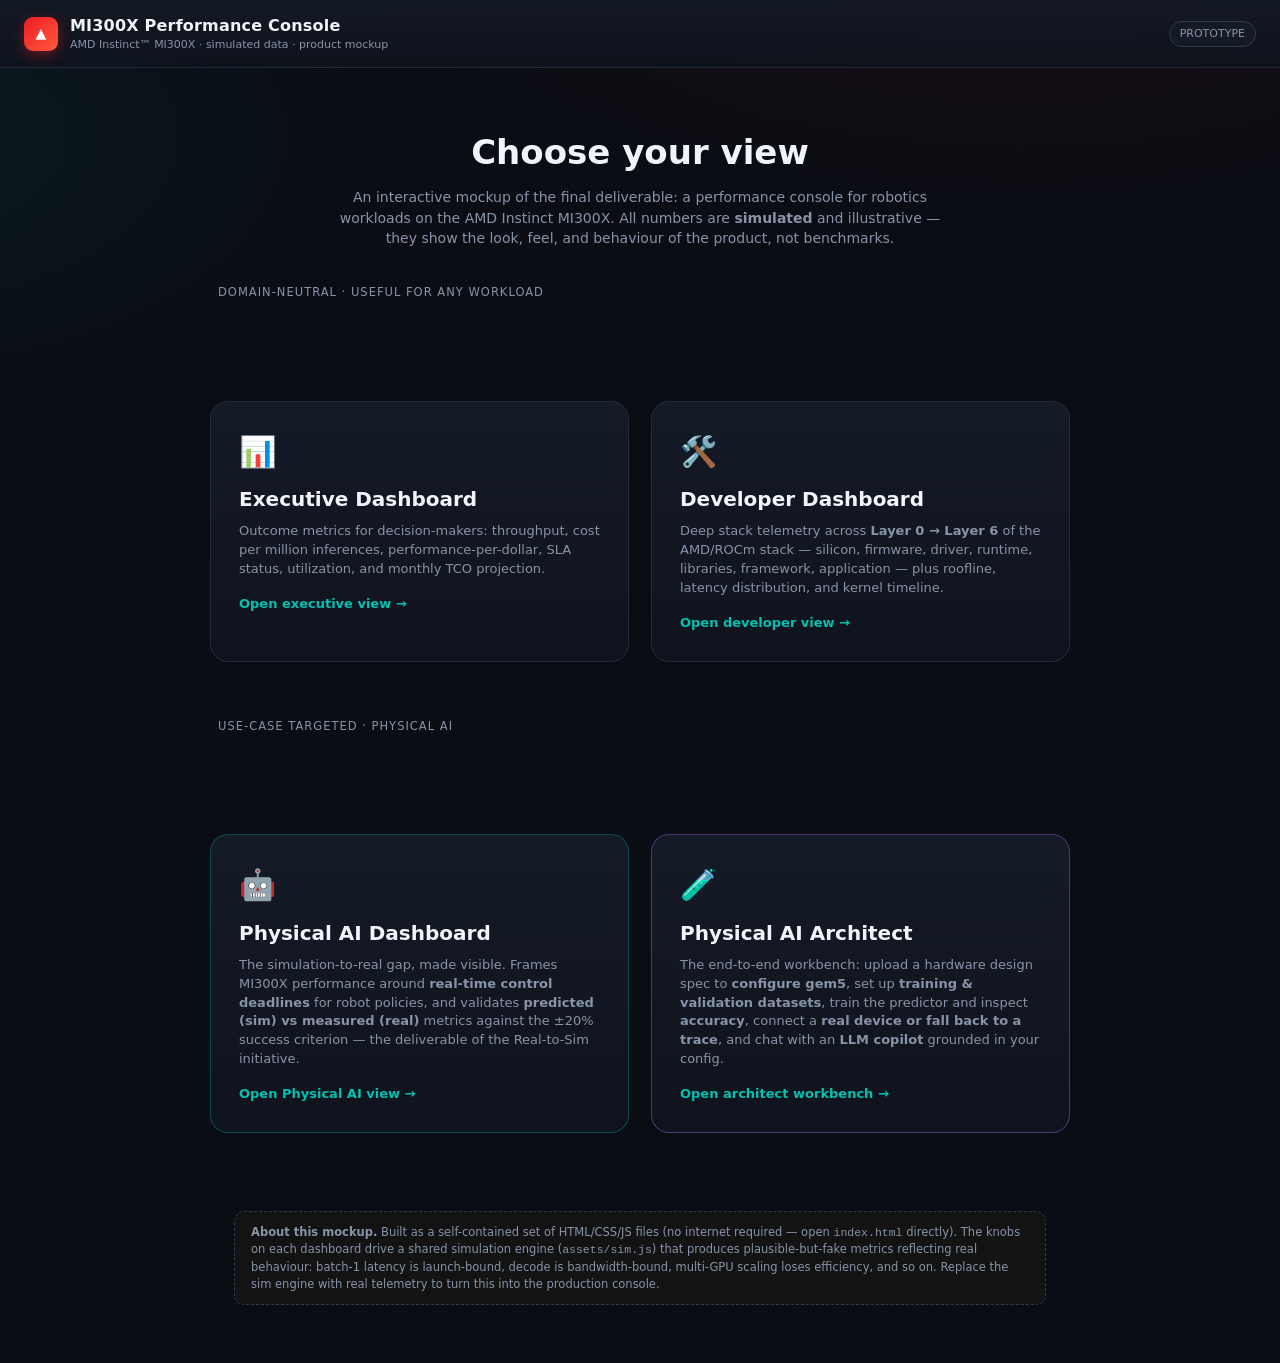
<file: mi300x-dashboard/index.html>
<!DOCTYPE html>
<html lang="en">
<head>
<meta charset="UTF-8">
<meta name="viewport" content="width=device-width, initial-scale=1.0">
<title>MI300X Performance Console — Mockup</title>
<link rel="stylesheet" href="assets/style.css">
</head>
<body>
<div class="topbar">
  <div class="brand">
    <div class="logo">▲</div>
    <div>
      <h1>MI300X Performance Console</h1>
      <div class="sub">AMD Instinct™ MI300X · simulated data · product mockup</div>
    </div>
  </div>
  <div class="spacer"></div>
  <span class="badge">PROTOTYPE</span>
</div>

<div class="hero">
  <h1>Choose your view</h1>
  <p>An interactive mockup of the final deliverable: a performance console for robotics
  workloads on the AMD Instinct MI300X. All numbers are <strong>simulated</strong> and
  illustrative — they show the look, feel, and behaviour of the product, not benchmarks.</p>
</div>

<div class="wrap" style="max-width:900px;padding-top:0">
  <div class="note" style="text-transform:uppercase;letter-spacing:1px;margin:6px 4px 10px">Domain-neutral · useful for any workload</div>
</div>
<div class="choose">
  <a class="choice" href="executive.html">
    <div class="ic">📊</div>
    <h2>Executive Dashboard</h2>
    <p>Outcome metrics for decision-makers: throughput, cost per million inferences,
    performance-per-dollar, SLA status, utilization, and monthly TCO projection.</p>
    <span class="go">Open executive view →</span>
  </a>
  <a class="choice" href="developer.html">
    <div class="ic">🛠️</div>
    <h2>Developer Dashboard</h2>
    <p>Deep stack telemetry across <strong>Layer 0 → Layer 6</strong> of the AMD/ROCm
    stack — silicon, firmware, driver, runtime, libraries, framework, application —
    plus roofline, latency distribution, and kernel timeline.</p>
    <span class="go">Open developer view →</span>
  </a>
</div>

<div class="wrap" style="max-width:900px;padding-top:8px">
  <div class="note" style="text-transform:uppercase;letter-spacing:1px;margin:18px 4px 10px">Use-case targeted · Physical AI</div>
</div>
<div class="choose">
  <a class="choice" href="physical-ai.html" style="border-color:rgba(0,194,178,.3)">
    <div class="ic">🤖</div>
    <h2>Physical AI Dashboard</h2>
    <p>The simulation-to-real gap, made visible. Frames MI300X performance around
    <strong>real-time control deadlines</strong> for robot policies, and validates
    <strong>predicted (sim) vs measured (real)</strong> metrics against the ±20%
    success criterion — the deliverable of the Real-to-Sim initiative.</p>
    <span class="go">Open Physical AI view →</span>
  </a>
  <a class="choice" href="architect.html" style="border-color:rgba(176,124,255,.35)">
    <div class="ic">🧪</div>
    <h2>Physical AI Architect</h2>
    <p>The end-to-end workbench: upload a hardware design spec to
    <strong>configure gem5</strong>, set up <strong>training &amp; validation datasets</strong>,
    train the predictor and inspect <strong>accuracy</strong>, connect a
    <strong>real device or fall back to a trace</strong>, and chat with an
    <strong>LLM copilot</strong> grounded in your config.</p>
    <span class="go">Open architect workbench →</span>
  </a>
</div>

<div class="wrap" style="max-width:860px">
  <div class="disclaimer">
    <strong>About this mockup.</strong> Built as a self-contained set of HTML/CSS/JS files
    (no internet required — open <code>index.html</code> directly). The knobs on each
    dashboard drive a shared simulation engine (<code>assets/sim.js</code>) that produces
    plausible-but-fake metrics reflecting real behaviour: batch-1 latency is launch-bound,
    decode is bandwidth-bound, multi-GPU scaling loses efficiency, and so on. Replace the
    sim engine with real telemetry to turn this into the production console.
  </div>
</div>
</body>
</html>
</file>
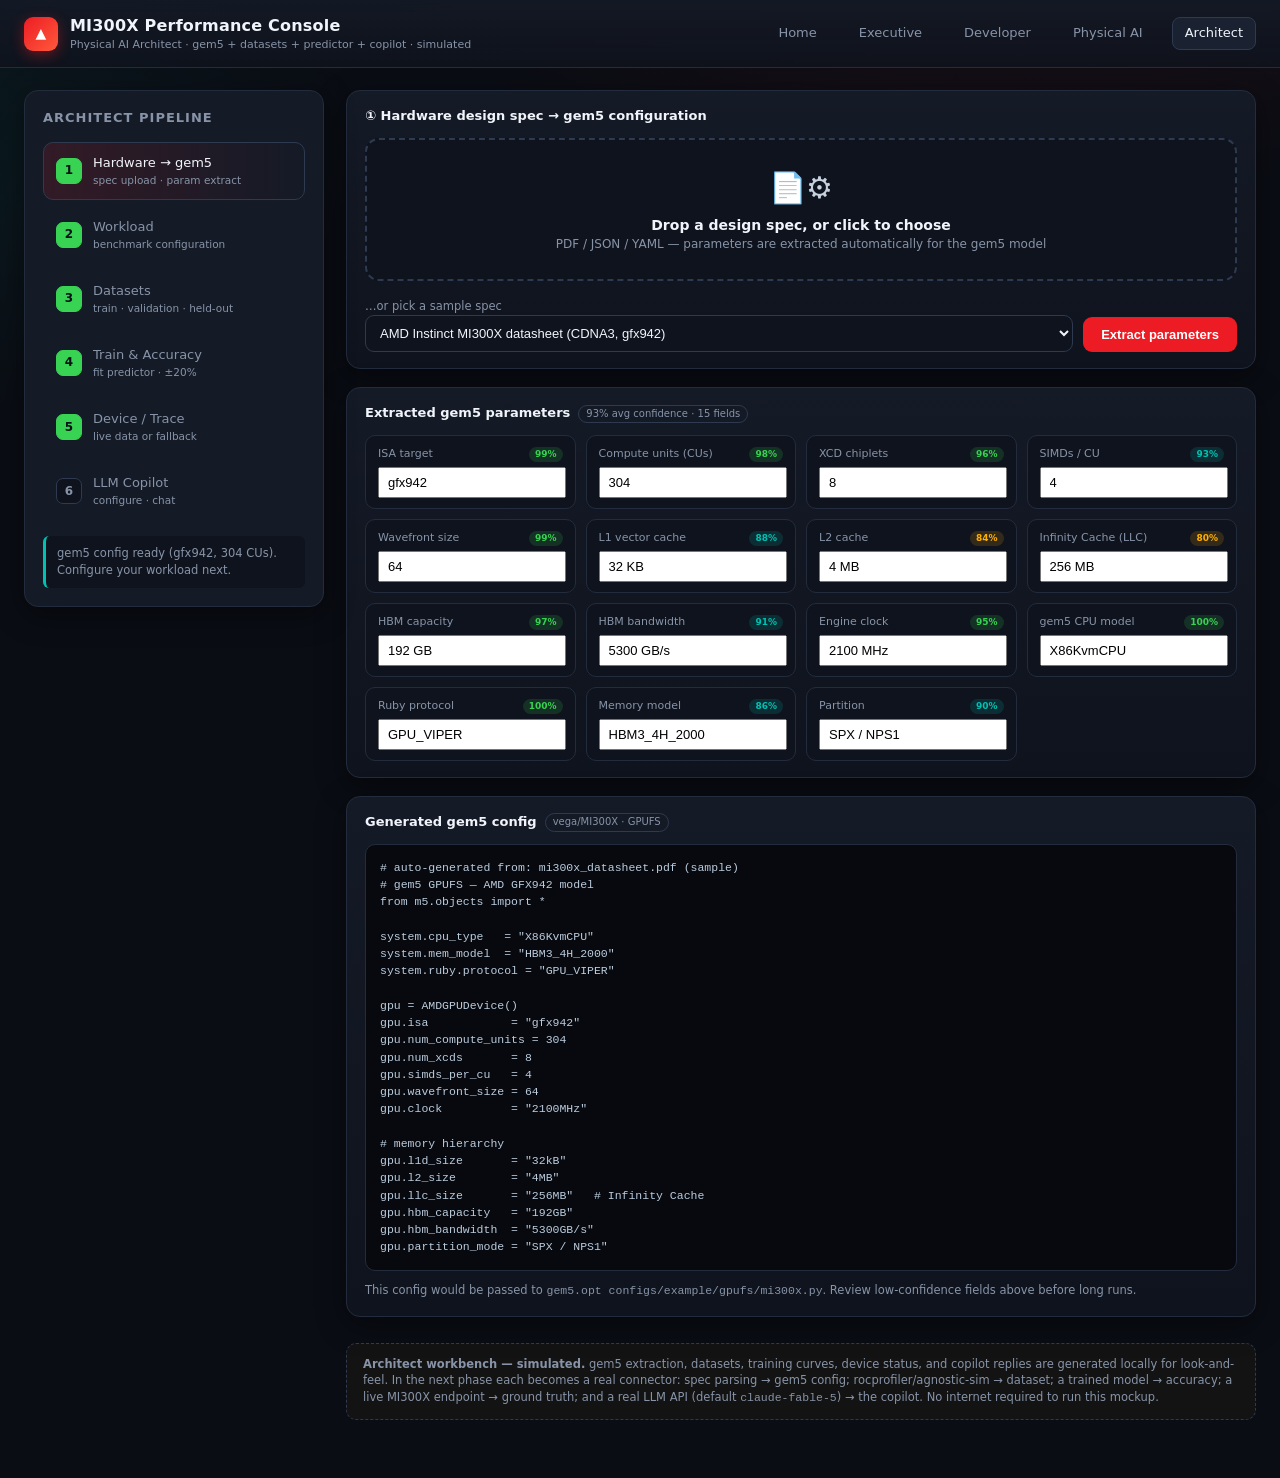
<file: mi300x-dashboard/architect.html>
<!DOCTYPE html>
<html lang="en">
<head>
<meta charset="UTF-8">
<meta name="viewport" content="width=device-width, initial-scale=1.0">
<title>Physical AI Architect — MI300X Console</title>
<link rel="stylesheet" href="assets/style.css">
<style>
/* architect-specific components */
.stepper { display:flex; flex-direction:column; gap:6px; }
.step { display:flex; align-items:center; gap:11px; padding:11px 12px; border-radius:10px;
  cursor:pointer; border:1px solid transparent; color:var(--text-dim); }
.step:hover { background:var(--panel2); color:var(--text-hi); }
.step.on { background:linear-gradient(90deg,rgba(237,28,36,.14),transparent); border-color:var(--border2); color:var(--text-hi); }
.step .n { width:26px;height:26px;border-radius:7px;display:grid;place-items:center;font-weight:800;
  font-size:12px;background:var(--bg2);border:1px solid var(--border2); color:var(--text-dim); flex:none; }
.step.on .n { background:var(--red); color:#fff; border-color:var(--red); }
.step.done .n { background:var(--green); color:#06121a; border-color:var(--green); }
.step .t { font-size:13px; }
.step .d { font-size:10.5px; color:var(--text-dim); }
.section { display:none; }
.section.on { display:block; animation:fade .2s ease; }
@keyframes fade { from{opacity:0;transform:translateY(4px)} to{opacity:1;transform:none} }
.drop { border:2px dashed var(--border2); border-radius:14px; padding:26px; text-align:center;
  cursor:pointer; transition:.15s; background:var(--bg2); }
.drop:hover, .drop.hot { border-color:var(--teal); background:rgba(0,194,178,.05); }
.drop .ic { font-size:30px; } .drop .h { color:var(--text-hi); font-weight:600; margin-top:6px; }
.drop .s { color:var(--text-dim); font-size:12px; }
.pgrid { display:grid; grid-template-columns:repeat(auto-fill,minmax(190px,1fr)); gap:10px; }
.pfield { background:var(--bg2); border:1px solid var(--border); border-radius:10px; padding:10px 12px; }
.pfield .pk { font-size:11px; color:var(--text-dim); display:flex; justify-content:space-between; align-items:center; }
.pfield input { margin-top:5px; padding:6px 8px; font-size:13px; }
.conf { font-size:9px; padding:1px 6px; border-radius:999px; font-weight:600; }
.conf.hi{background:rgba(57,211,83,.15);color:var(--green)} .conf.md{background:rgba(0,194,178,.15);color:var(--teal)}
.conf.lo{background:rgba(255,177,0,.15);color:var(--amber)}
pre.code { background:#07090f; border:1px solid var(--border); border-radius:10px; padding:14px;
  overflow:auto; font-size:11.5px; color:#bcd; line-height:1.5; font-family:ui-monospace,Menlo,Consolas,monospace; }
.tbl { width:100%; border-collapse:collapse; font-size:12.5px; }
.tbl th { text-align:left; color:var(--text-dim); font-weight:500; padding:7px 8px; border-bottom:1px solid var(--border2); font-size:11px; text-transform:uppercase; letter-spacing:.5px; }
.tbl td { padding:8px; border-bottom:1px solid var(--border); }
.tbl tr:hover td { background:rgba(255,255,255,.02); }
.tag2 { font-size:10px; padding:1px 7px; border-radius:999px; background:var(--panel2); color:var(--text-dim); }
.tag2.held { color:var(--amber); background:rgba(255,177,0,.12); }
.fbar { display:flex; align-items:center; gap:10px; margin:6px 0; }
.fbar .fl { width:170px; font-size:12px; color:var(--text); flex:none; }
.fbar .ft { flex:1; height:9px; background:var(--track,#1b2230); border-radius:5px; overflow:hidden; }
.fbar .ft > i { display:block; height:100%; border-radius:5px; }
.fbar .fv { width:42px; text-align:right; font-size:11px; color:var(--text-dim); }
.btn { background:var(--red); color:#fff; border:none; border-radius:9px; padding:10px 18px;
  font-size:13px; font-weight:600; cursor:pointer; }
.btn:hover { filter:brightness(1.1); } .btn.ghost { background:transparent; border:1px solid var(--border2); color:var(--text); }
.btn:disabled { opacity:.5; cursor:default; }
.chat { display:flex; flex-direction:column; height:440px; }
.msgs { flex:1; overflow-y:auto; display:flex; flex-direction:column; gap:10px; padding:4px; }
.msg { max-width:82%; padding:10px 13px; border-radius:12px; font-size:13px; line-height:1.5; }
.msg.u { align-self:flex-end; background:var(--red); color:#fff; border-bottom-right-radius:3px; }
.msg.a { align-self:flex-start; background:var(--panel2); border:1px solid var(--border); border-bottom-left-radius:3px; }
.msg.a strong { color:var(--teal); }
.chatin { display:flex; gap:8px; margin-top:10px; }
.chatin input { flex:1; }
.chips { display:flex; gap:6px; flex-wrap:wrap; margin-bottom:8px; }
.chip { font-size:11px; padding:5px 10px; border-radius:999px; border:1px solid var(--border2);
  background:var(--bg2); color:var(--text-dim); cursor:pointer; }
.chip:hover { color:var(--text-hi); border-color:var(--teal); }
.statusdot { width:9px;height:9px;border-radius:50%;display:inline-block;margin-right:6px; }
.live-c { background:var(--green); box-shadow:0 0 8px var(--green); }
.trace-c { background:var(--amber); }
.kv { display:flex; justify-content:space-between; padding:6px 0; border-bottom:1px solid var(--border); font-size:13px; }
.kv:last-child{border:none} .kv .k{color:var(--text-dim)} .kv .v{color:var(--text-hi);font-weight:600}
</style>
</head>
<body>
<div class="topbar">
  <div class="brand">
    <div class="logo">▲</div>
    <div>
      <h1>MI300X Performance Console</h1>
      <div class="sub">Physical AI Architect · gem5 + datasets + predictor + copilot · simulated</div>
    </div>
  </div>
  <div class="spacer"></div>
  <a class="navlink" href="index.html">Home</a>
  <a class="navlink" href="executive.html">Executive</a>
  <a class="navlink" href="developer.html">Developer</a>
  <a class="navlink" href="physical-ai.html">Physical AI</a>
  <a class="navlink active" href="architect.html">Architect</a>
</div>

<div class="wrap">
  <div class="layout">
    <!-- PIPELINE STEPPER -->
    <aside class="controls">
      <h2>Architect pipeline</h2>
      <div class="stepper" id="stepper">
        <div class="step on" data-sec="gem5"><div class="n">1</div><div><div class="t">Hardware → gem5</div><div class="d">spec upload · param extract</div></div></div>
        <div class="step" data-sec="workload"><div class="n">2</div><div><div class="t">Workload</div><div class="d">benchmark configuration</div></div></div>
        <div class="step" data-sec="data"><div class="n">3</div><div><div class="t">Datasets</div><div class="d">train · validation · held-out</div></div></div>
        <div class="step" data-sec="accuracy"><div class="n">4</div><div><div class="t">Train & Accuracy</div><div class="d">fit predictor · ±20%</div></div></div>
        <div class="step" data-sec="device"><div class="n">5</div><div><div class="t">Device / Trace</div><div class="d">live data or fallback</div></div></div>
        <div class="step" data-sec="llm"><div class="n">6</div><div><div class="t">LLM Copilot</div><div class="d">configure · chat</div></div></div>
      </div>
      <div class="wl-note" style="margin-top:16px" id="pipeStatus">Pipeline ready. Start by uploading a hardware design spec.</div>
    </aside>

    <main>
      <!-- ===== 1. GEM5 ===== -->
      <section class="section on" id="sec-gem5">
        <div class="card">
          <h3>① Hardware design spec → gem5 configuration</h3>
          <input type="file" id="specFile" style="display:none" accept=".pdf,.json,.yaml,.yml,.txt">
          <div class="drop" id="drop">
            <div class="ic">📄⚙️</div>
            <div class="h">Drop a design spec, or click to choose</div>
            <div class="s">PDF / JSON / YAML — parameters are extracted automatically for the gem5 model</div>
          </div>
          <div class="row" style="margin-top:14px">
            <div style="flex:1">
              <label class="note">…or pick a sample spec</label>
              <select id="specSel"></select>
            </div>
            <button class="btn" id="extractBtn" style="align-self:flex-end">Extract parameters</button>
          </div>
        </div>

        <div class="card" id="extractCard" style="display:none;margin-top:18px">
          <h3>Extracted gem5 parameters <span class="tag" id="extractMeta"></span></h3>
          <div class="pgrid" id="paramGrid"></div>
        </div>

        <div class="card" id="genCard" style="display:none;margin-top:18px">
          <h3>Generated gem5 config <span class="tag">vega/MI300X · GPUFS</span></h3>
          <pre class="code" id="gem5code"></pre>
          <div class="note">This config would be passed to <code>gem5.opt configs/example/gpufs/mi300x.py</code>. Review low-confidence fields above before long runs.</div>
        </div>
      </section>

      <!-- ===== 2. WORKLOAD ===== -->
      <section class="section" id="sec-workload">
        <div class="card">
          <h3>② Workload configuration</h3>
          <div class="grid cols-2">
            <div>
              <div class="ctrl"><label>Benchmark workload</label><select id="wlSel"></select></div>
              <div class="ctrl"><label>Precision</label><div class="seg" id="wlPrec"></div></div>
              <div class="ctrl"><label>Batch size <span class="val" id="wlBatchV">64</span></label>
                <input type="range" id="wlBatch" min="0" max="14" value="6"></div>
            </div>
            <div>
              <div class="ctrl"><label>Partition</label><div class="seg">
                <button id="wlSpx" class="on">SPX</button><button id="wlCpx">CPX</button></div></div>
              <div class="ctrl"><label>GPUs <span class="val" id="wlGpuV">1</span></label>
                <input type="range" id="wlGpu" min="1" max="8" value="1"></div>
              <div class="wl-note" id="wlNote"></div>
            </div>
          </div>
        </div>
        <div class="card" style="margin-top:18px">
          <h3>Predicted behaviour <span class="tag">from sim model</span></h3>
          <div class="grid cols-4">
            <div class="kpi accent-teal"><div class="label">Latency p50</div><div><span class="big" id="wlLat">—</span> <span class="unit">ms</span></div></div>
            <div class="kpi"><div class="label">Throughput</div><div><span class="big" id="wlThru">—</span> <span class="unit" id="wlThruU"></span></div></div>
            <div class="kpi accent-amber"><div class="label">Achieved TFLOPS</div><div><span class="big" id="wlTf">—</span></div></div>
            <div class="kpi accent-red"><div class="label">Bound by</div><div><span class="big" id="wlBound" style="font-size:20px">—</span></div></div>
          </div>
        </div>
      </section>

      <!-- ===== 3. DATASETS ===== -->
      <section class="section" id="sec-data">
        <div class="grid cols-2">
          <div class="card">
            <h3>③ Training dataset <span class="tag">simulation-derived</span></h3>
            <div class="kv"><span class="k">Samples</span><span class="v" id="dsTrain">—</span></div>
            <div class="kv"><span class="k">Workloads × configs</span><span class="v" id="dsTrainWC">—</span></div>
            <div class="kv"><span class="k">Features (L0–L6)</span><span class="v" id="dsFeat">—</span></div>
            <div class="kv"><span class="k">Label</span><span class="v" id="dsLabel" style="font-size:11px">—</span></div>
            <h3 style="margin-top:14px">Sources</h3>
            <table class="tbl" id="dsSources"></table>
          </div>
          <div class="card">
            <h3>Validation & held-out test</h3>
            <div class="kv"><span class="k">Validation samples</span><span class="v" id="dsVal">—</span></div>
            <div class="kv"><span class="k">Held-out test samples</span><span class="v" id="dsTest">—</span></div>
            <div class="kv"><span class="k">Split (train/val/test)</span><span class="v">70 / 15 / 15</span></div>
            <h3 style="margin-top:14px">Held-out workloads <span class="tag">never seen in training</span></h3>
            <div id="dsHeld"></div>
            <div class="note" style="margin-top:10px">Held-out workloads are the honesty check: the predictor is scored on workloads it never trained on.</div>
          </div>
        </div>
        <div class="card" style="margin-top:18px">
          <h3>Feature catalog by layer</h3>
          <div id="featGroups"></div>
        </div>
      </section>

      <!-- ===== 4. ACCURACY ===== -->
      <section class="section" id="sec-accuracy">
        <div class="card">
          <h3>④ Train the predictor <span class="tag">sim features → real latency/throughput</span></h3>
          <div class="row">
            <div class="ctrl" style="flex:1"><label>Epochs <span class="val" id="epV">60</span></label>
              <input type="range" id="ep" min="20" max="120" step="10" value="60"></div>
            <button class="btn" id="trainBtn" style="align-self:flex-end">Train predictor</button>
          </div>
          <div class="chart" id="lossCurve" style="margin-top:8px"></div>
          <div class="legend"><span><i class="dot" style="background:var(--teal)"></i>train MAE %</span>
            <span><i class="dot" style="background:var(--amber)"></i>validation MAE %</span></div>
        </div>
        <div class="grid cols-4" style="margin-top:18px">
          <div class="card kpi accent-teal"><div class="label">Validation MAE</div><div><span class="big" id="acMae">—</span> <span class="unit">%</span></div></div>
          <div class="card kpi"><div class="label">R²</div><div><span class="big" id="acR2">—</span></div></div>
          <div class="card kpi accent-amber"><div class="label">Models within ±20%</div><div><span class="big" id="acWithin">—</span> <span class="unit">%</span></div></div>
          <div class="card kpi accent-red"><div class="label">Target</div><div><span class="big">±20</span> <span class="unit">%</span></div></div>
        </div>
        <div class="grid cols-2" style="margin-top:18px">
          <div class="card">
            <h3>Per-workload accuracy</h3>
            <table class="tbl" id="scoreTbl"></table>
          </div>
          <div class="card">
            <h3>Feature importance <span class="tag">which layers carry signal</span></h3>
            <div id="featImp"></div>
          </div>
        </div>
      </section>

      <!-- ===== 5. DEVICE / TRACE ===== -->
      <section class="section" id="sec-device">
        <div class="grid cols-2">
          <div class="card">
            <h3>⑤ Connect a real device</h3>
            <div class="ctrl"><label>Telemetry endpoint</label>
              <input type="text" id="devEndpoint" value="rocm://mi300x-cloud-01:9400"></div>
            <div class="ctrl"><label>Auth token</label>
              <input type="password" id="devToken" placeholder="paste device/cloud token"></div>
            <div class="row">
              <button class="btn" id="connectBtn">Connect device</button>
              <button class="btn ghost" id="disconnectBtn">Use trace instead</button>
            </div>
          </div>
          <div class="card">
            <h3>Data source status</h3>
            <div style="font-size:15px;margin:6px 0 12px"><span class="statusdot trace-c" id="statusDot"></span><span id="statusText" style="color:var(--text-hi);font-weight:600">—</span></div>
            <div class="kv"><span class="k">Mode</span><span class="v" id="devMode">—</span></div>
            <div class="kv"><span class="k">Source</span><span class="v" id="devSource" style="font-size:11px">—</span></div>
            <div class="kv"><span class="k">Driver</span><span class="v" id="devDriver">—</span></div>
            <div class="kv"><span class="k">GPUs</span><span class="v" id="devGpus">—</span></div>
            <div class="kv"><span class="k">Sampling</span><span class="v" id="devSampling">—</span></div>
            <div class="ctrl" id="traceWrap" style="margin-top:14px"><label>Fallback trace file</label><select id="traceSel"></select></div>
          </div>
        </div>
        <div class="card" style="margin-top:18px">
          <div class="note">When no device is connected the workbench transparently <strong>falls back to a recorded trace</strong>, so every panel still shows data. Connect a live MI300X to replace the trace with streaming rocprofiler telemetry — the predicted-vs-measured parity plot then uses true ground truth.</div>
        </div>
      </section>

      <!-- ===== 6. LLM COPILOT ===== -->
      <section class="section" id="sec-llm">
        <div class="grid cols-2">
          <div class="card">
            <h3>⑥ LLM copilot configuration</h3>
            <div class="ctrl"><label>Provider</label>
              <select id="llmProvider"><option>Anthropic (Claude)</option><option>Self-hosted (vLLM on MI300X)</option><option>OpenAI-compatible</option></select></div>
            <div class="ctrl"><label>Model</label><select id="llmModel"></select></div>
            <div class="ctrl"><label>API endpoint</label><input type="text" id="llmEndpoint" value="https://api.anthropic.com/v1/messages"></div>
            <div class="ctrl"><label>API key</label><input type="password" id="llmKey" placeholder="sk-ant-..."></div>
            <div class="ctrl"><label>Temperature <span class="val" id="tempV">0.3</span></label>
              <input type="range" id="temp" min="0" max="100" value="30"></div>
            <div class="ctrl"><label>System prompt</label>
              <select id="llmSys">
                <option>MI300X architecture copilot (grounded in this workbench)</option>
                <option>gem5 simulation expert</option>
                <option>Performance-engineering reviewer</option>
              </select></div>
            <div class="note" id="llmStatus">Offline demo mode — replies are generated locally from your workbench state. Add an API key to use the live model.</div>
          </div>
          <div class="card">
            <h3>Copilot chat <span class="tag" id="chatModelTag">claude-fable-5</span></h3>
            <div class="chat">
              <div class="chips" id="chips"></div>
              <div class="msgs" id="msgs"></div>
              <div class="chatin">
                <input type="text" id="chatInput" placeholder="Ask about gem5 config, accuracy, what to sweep next…">
                <button class="btn" id="sendBtn">Send</button>
              </div>
            </div>
          </div>
        </div>
      </section>

      <div class="disclaimer">
        <strong>Architect workbench — simulated.</strong> gem5 extraction, datasets, training curves, device
        status, and copilot replies are generated locally for look-and-feel. In the next phase each becomes
        a real connector: spec parsing → gem5 config; rocprofiler/agnostic-sim → dataset; a trained model →
        accuracy; a live MI300X endpoint → ground truth; and a real LLM API (default <code>claude-fable-5</code>)
        → the copilot. No internet required to run this mockup.
      </div>
    </main>
  </div>
</div>

<script src="assets/sim.js"></script>
<script src="assets/charts.js"></script>
<script src="data/bundle.js" onerror="void 0"></script>
<script src="assets/data.js"></script>
<script>
/* ---------- stepper ---------- */
const steps = [...document.querySelectorAll('.step')];
steps.forEach(s => s.onclick = () => {
  steps.forEach(x => x.classList.remove('on'));
  document.querySelectorAll('.section').forEach(x => x.classList.remove('on'));
  s.classList.add('on'); s.classList.add('done');
  document.getElementById('sec-' + s.dataset.sec).classList.add('on');
});
function markDone(sec){ const s=steps.find(x=>x.dataset.sec===sec); if(s)s.classList.add('done'); }

/* ---------- 1. GEM5 ---------- */
let gem5raw = null;
const specSel = document.getElementById('specSel');
Object.entries(GEM5_SPECS).forEach(([k,v])=>{ const o=document.createElement('option'); o.value=k; o.textContent=v; specSel.appendChild(o); });
const drop = document.getElementById('drop'), specFile = document.getElementById('specFile');
drop.onclick = ()=> specFile.click();
drop.ondragover = e=>{ e.preventDefault(); drop.classList.add('hot'); };
drop.ondragleave = ()=> drop.classList.remove('hot');
drop.ondrop = e=>{ e.preventDefault(); drop.classList.remove('hot');
  if(e.dataTransfer.files[0]) handleFile(e.dataTransfer.files[0].name); };
specFile.onchange = e=>{ if(e.target.files[0]) handleFile(e.target.files[0].name); };
function guessSpec(name){ const n=name.toLowerCase();
  if(n.includes('cpx')||n.includes('nps4')) return 'mi300x_cpx_nps4.json';
  if(n.includes('250')||n.includes('90a')) return 'mi250x_spec.pdf';
  if(n.includes('yaml')||n.includes('yml')||n.includes('custom')) return 'custom_accelerator.yaml';
  return 'mi300x_datasheet.pdf'; }
function handleFile(name){ const key=guessSpec(name);
  specSel.value=key; drop.querySelector('.h').textContent='Uploaded: '+name;
  runExtract(key, name); }
document.getElementById('extractBtn').onclick = ()=> runExtract(specSel.value, specSel.options[specSel.selectedIndex].text);

function runExtract(key, srcName){
  const meta = document.getElementById('extractMeta');
  document.getElementById('extractCard').style.display='block';
  meta.textContent='parsing '+srcName+' …';
  document.getElementById('paramGrid').innerHTML='<div class="note">Extracting parameters…</div>';
  document.getElementById('pipeStatus').textContent='Parsing design spec and extracting gem5 parameters…';
  setTimeout(()=>{
    const ex = extractGem5Params(key); gem5raw = ex.raw;
    meta.textContent = (ex.avgConf*100).toFixed(0)+'% avg confidence · '+ex.fields.length+' fields';
    document.getElementById('paramGrid').innerHTML = ex.fields.map(f=>{
      const c = f.conf>=0.95?'hi':f.conf>=0.85?'md':'lo';
      return `<div class="pfield"><div class="pk"><span>${f.k}</span><span class="conf ${c}">${(f.conf*100).toFixed(0)}%</span></div>
        <input value="${f.v}${f.unit?(' '+f.unit):''}"></div>`;
    }).join('');
    renderGem5Code(ex.raw, srcName);
    markDone('gem5');
    document.getElementById('pipeStatus').textContent='gem5 config ready ('+ex.raw.isa+', '+ex.raw.cus+' CUs). Configure your workload next.';
  }, 650);
}
function renderGem5Code(p, src){
  document.getElementById('genCard').style.display='block';
  document.getElementById('gem5code').textContent =
`# auto-generated from: ${src}
# gem5 GPUFS — AMD ${p.isa.toUpperCase()} model
from m5.objects import *

system.cpu_type   = "${p.cpuModel}"
system.mem_model  = "${p.mem}"
system.ruby.protocol = "${p.protocol}"

gpu = AMDGPUDevice()
gpu.isa            = "${p.isa}"
gpu.num_compute_units = ${p.cus}
gpu.num_xcds       = ${p.xcds}
gpu.simds_per_cu   = ${p.simdPerCu}
gpu.wavefront_size = ${p.wavefront}
gpu.clock          = "${p.clockMHz}MHz"

# memory hierarchy
gpu.l1d_size       = "${p.l1KB}kB"
gpu.l2_size        = "${p.l2MB}MB"
gpu.llc_size       = "${p.llcMB}MB"   # Infinity Cache
gpu.hbm_capacity   = "${p.hbmGB}GB"
gpu.hbm_bandwidth  = "${p.bwGBs}GB/s"
gpu.partition_mode = "${p.partition}"`;
}

/* ---------- 2. WORKLOAD ---------- */
const wlcfg = { workload:'gemm', batch:64, precision:null, numGPUs:1, partition:'spx', powerFrac:1, tick:0 };
const BATCH=[1,2,4,8,16,32,64,128,256,512,1024,2048,4096,8192,16384];
const wlSel=document.getElementById('wlSel');
Object.entries(WORKLOADS).forEach(([id,w])=>{ const o=document.createElement('option'); o.value=id; o.textContent=w.name; wlSel.appendChild(o); });
wlSel.value=wlcfg.workload;
const wlPrec=document.getElementById('wlPrec');
PRECISIONS.forEach(p=>{ const b=document.createElement('button'); b.textContent=p.toUpperCase(); b.dataset.p=p;
  b.onclick=()=>{ wlcfg.precision=p; wlSyncP(); wlRender(); }; wlPrec.appendChild(b); });
function wlSyncP(){ const e=wlcfg.precision||WORKLOADS[wlcfg.workload].pref; [...wlPrec.children].forEach(b=>b.classList.toggle('on',b.dataset.p===e)); }
wlSel.onchange=()=>{ wlcfg.workload=wlSel.value; wlcfg.precision=null; wlSyncP();
  document.getElementById('wlNote').textContent=WORKLOADS[wlcfg.workload].note; wlRender(); };
document.getElementById('wlBatch').oninput=e=>{ wlcfg.batch=BATCH[+e.target.value]; document.getElementById('wlBatchV').textContent=wlcfg.batch.toLocaleString(); wlRender(); };
document.getElementById('wlGpu').oninput=e=>{ wlcfg.numGPUs=+e.target.value; document.getElementById('wlGpuV').textContent=wlcfg.numGPUs; wlRender(); };
document.getElementById('wlSpx').onclick=()=>{ wlcfg.partition='spx'; wlSyncPart(); wlRender(); };
document.getElementById('wlCpx').onclick=()=>{ wlcfg.partition='cpx'; wlSyncPart(); wlRender(); };
function wlSyncPart(){ document.getElementById('wlSpx').classList.toggle('on',wlcfg.partition==='spx'); document.getElementById('wlCpx').classList.toggle('on',wlcfg.partition==='cpx'); }
function wlRender(){ const m=computeMetrics(wlcfg);
  document.getElementById('wlLat').textContent=m.latencyP50.toFixed(m.latencyP50<1?3:2);
  document.getElementById('wlThru').textContent=fmtNum(m.throughput);
  document.getElementById('wlThruU').textContent=m.throughputUnit+'/s';
  document.getElementById('wlTf').textContent=fmtNum(m.achievedTflops);
  document.getElementById('wlBound').textContent=m.boundBy;
  markDone('workload'); }

/* ---------- 3. DATASETS ---------- */
function renderData(){ const d=datasetProfile();
  document.getElementById('dsTrain').textContent=d.train.samples.toLocaleString();
  document.getElementById('dsTrainWC').textContent=d.train.workloads+' × '+d.train.configs;
  document.getElementById('dsFeat').textContent=d.features;
  document.getElementById('dsLabel').textContent=d.label;
  document.getElementById('dsVal').textContent=d.val.samples.toLocaleString();
  document.getElementById('dsTest').textContent=d.test.samples.toLocaleString();
  document.getElementById('dsSources').innerHTML='<tr><th>Source</th><th>Rows</th><th>Kind</th></tr>'+
    d.sources.map(s=>`<tr><td>${s.name}</td><td>${s.rows.toLocaleString()}</td><td><span class="tag2 ${s.kind==='device'?'held':''}">${s.kind}${s.note?' · '+s.note:''}</span></td></tr>`).join('');
  document.getElementById('dsHeld').innerHTML=d.heldOutWorkloads.map(w=>`<span class="tag2 held" style="margin:3px 4px 0 0;display:inline-block">${w}</span>`).join('');
  document.getElementById('featGroups').innerHTML=d.featureGroups.map(g=>{
    return `<div class="fbar"><div class="fl">${g.layer} features</div><div class="ft"><i style="width:${g.n/9*100}%;background:var(--teal)"></i></div><div class="fv">${g.n}</div></div>`;
  }).join('');
  markDone('data'); }

/* ---------- 4. ACCURACY ---------- */
function renderAccuracy(epochs){
  const c=trainingCurve(epochs||60);
  lineChart(document.getElementById('lossCurve'),
    [{data:c.train,color:C.teal},{data:c.val,color:C.amber}],
    {w:560,h:200,maxY:38,xlabel:'epoch (MAE %)'});
  const sc=predictorScorecard();
  document.getElementById('acMae').textContent=sc.mae;
  document.getElementById('acR2').textContent=sc.r2;
  document.getElementById('acWithin').textContent=sc.withinModels;
  document.getElementById('scoreTbl').innerHTML='<tr><th>Workload</th><th>Within ±20%</th><th>MAE</th><th></th></tr>'+
    sc.rows.map(r=>`<tr><td>${r.workload.slice(0,30)}</td>
      <td><span class="${r.withinPct>=80?'ok':r.withinPct>=60?'warn':'bad'}">${r.withinPct.toFixed(0)}%</span></td>
      <td>${r.meanErrPct.toFixed(1)}%</td>
      <td>${r.heldOut?'<span class="tag2 held">held-out</span>':''}</td></tr>`).join('');
  const fi=featureImportance(), max=Math.max(...fi.map(f=>f.v));
  const cols=['#ED1C24','#FF7A45','#FFB100','#39D353','#00C2B2','#3FA7FF','#B07CFF'];
  document.getElementById('featImp').innerHTML=fi.map(f=>
    `<div class="fbar"><div class="fl" style="width:175px">${f.k}</div><div class="ft"><i style="width:${f.v/max*100}%;background:${cols[f.layer]}"></i></div><div class="fv">${(f.v*100).toFixed(0)}%</div></div>`).join('');
  markDone('accuracy');
}
document.getElementById('ep').oninput=e=>{ document.getElementById('epV').textContent=e.target.value; };
document.getElementById('trainBtn').onclick=function(){ this.disabled=true; this.textContent='Training…';
  document.getElementById('pipeStatus').textContent='Fitting predictor on simulation features…';
  setTimeout(()=>{ renderAccuracy(+document.getElementById('ep').value); this.disabled=false; this.textContent='Retrain';
    document.getElementById('pipeStatus').textContent='Predictor trained. Validation MAE ~'+predictorScorecard().mae+'%.'; }, 700); };

/* ---------- 5. DEVICE / TRACE ---------- */
const traceSel=document.getElementById('traceSel');
function setDevice(connected){
  const d=deviceStatus(connected, document.getElementById('devEndpoint').value);
  document.getElementById('statusDot').className='statusdot '+(connected?'live-c':'trace-c');
  document.getElementById('statusText').textContent=connected?'LIVE — streaming from device':'TRACE FALLBACK';
  document.getElementById('devMode').textContent=d.mode;
  document.getElementById('devSource').textContent=d.source;
  document.getElementById('devDriver').textContent=d.driver;
  document.getElementById('devGpus').textContent=d.gpus;
  document.getElementById('devSampling').textContent=d.sampling;
  document.getElementById('traceWrap').style.display=connected?'none':'block';
  if(!connected && !traceSel.options.length){ d.available.forEach(t=>{ const o=document.createElement('option'); o.textContent=t; traceSel.appendChild(o); }); }
  document.getElementById('pipeStatus').textContent=connected?'Live device connected — using real ground truth.':'No device — using recorded trace.';
  markDone('device');
}
document.getElementById('connectBtn').onclick=()=>setDevice(true);
document.getElementById('disconnectBtn').onclick=()=>setDevice(false);

/* ---------- 6. LLM COPILOT ---------- */
const llmModel=document.getElementById('llmModel');
LLM_MODELS.forEach(m=>{ const o=document.createElement('option'); o.value=m.id; o.textContent=m.name+' — '+m.note; llmModel.appendChild(o); });
llmModel.value='claude-fable-5';
llmModel.onchange=()=>document.getElementById('chatModelTag').textContent=llmModel.value;
document.getElementById('temp').oninput=e=>document.getElementById('tempV').textContent=(e.target.value/100).toFixed(2);
const msgs=document.getElementById('msgs'), chatInput=document.getElementById('chatInput');
function addMsg(text, who){ const d=document.createElement('div'); d.className='msg '+who;
  d.innerHTML=text.replace(/\*\*(.+?)\*\*/g,'<strong>$1</strong>'); msgs.appendChild(d); msgs.scrollTop=msgs.scrollHeight; }
function ctx(){ return { model: llmModel.value, gem5: gem5raw||extractGem5Params('mi300x_datasheet.pdf').raw,
  mae: predictorScorecard().mae, r2: predictorScorecard().r2, features: datasetProfile().features,
  heldOut: datasetProfile().heldOutWorkloads, trace: deviceStatus(false).source }; }
function send(text){ const t=text||chatInput.value.trim(); if(!t)return; addMsg(t,'u'); chatInput.value='';
  const typing=document.createElement('div'); typing.className='msg a'; typing.textContent='…'; msgs.appendChild(typing); msgs.scrollTop=msgs.scrollHeight;
  setTimeout(()=>{ typing.remove(); addMsg(architectAssistant(t, ctx()),'a'); }, 450); }
document.getElementById('sendBtn').onclick=()=>send();
chatInput.onkeydown=e=>{ if(e.key==='Enter') send(); };
const SUGGEST=['Summarize my gem5 config','Why is accuracy low for PPO training?','What should I sweep next?','How do I connect a real device?','Is my control loop within budget?'];
document.getElementById('chips').innerHTML=SUGGEST.map(s=>`<span class="chip">${s}</span>`).join('');
[...document.querySelectorAll('.chip')].forEach(c=>c.onclick=()=>send(c.textContent));

/* ---------- init (populate everything so every tab has data) ---------- */
wlSyncP(); wlSyncPart(); document.getElementById('wlNote').textContent=WORKLOADS[wlcfg.workload].note; wlRender();
runExtract('mi300x_datasheet.pdf','mi300x_datasheet.pdf (sample)');
renderData();
renderAccuracy(60);
setDevice(false);
addMsg("Hi — I'm your MI300X architecture copilot (offline demo). I can see your extracted gem5 config and the predictor's accuracy. Ask me anything, or tap a suggestion below.", 'a');
</script>
</body>
</html>
</file>
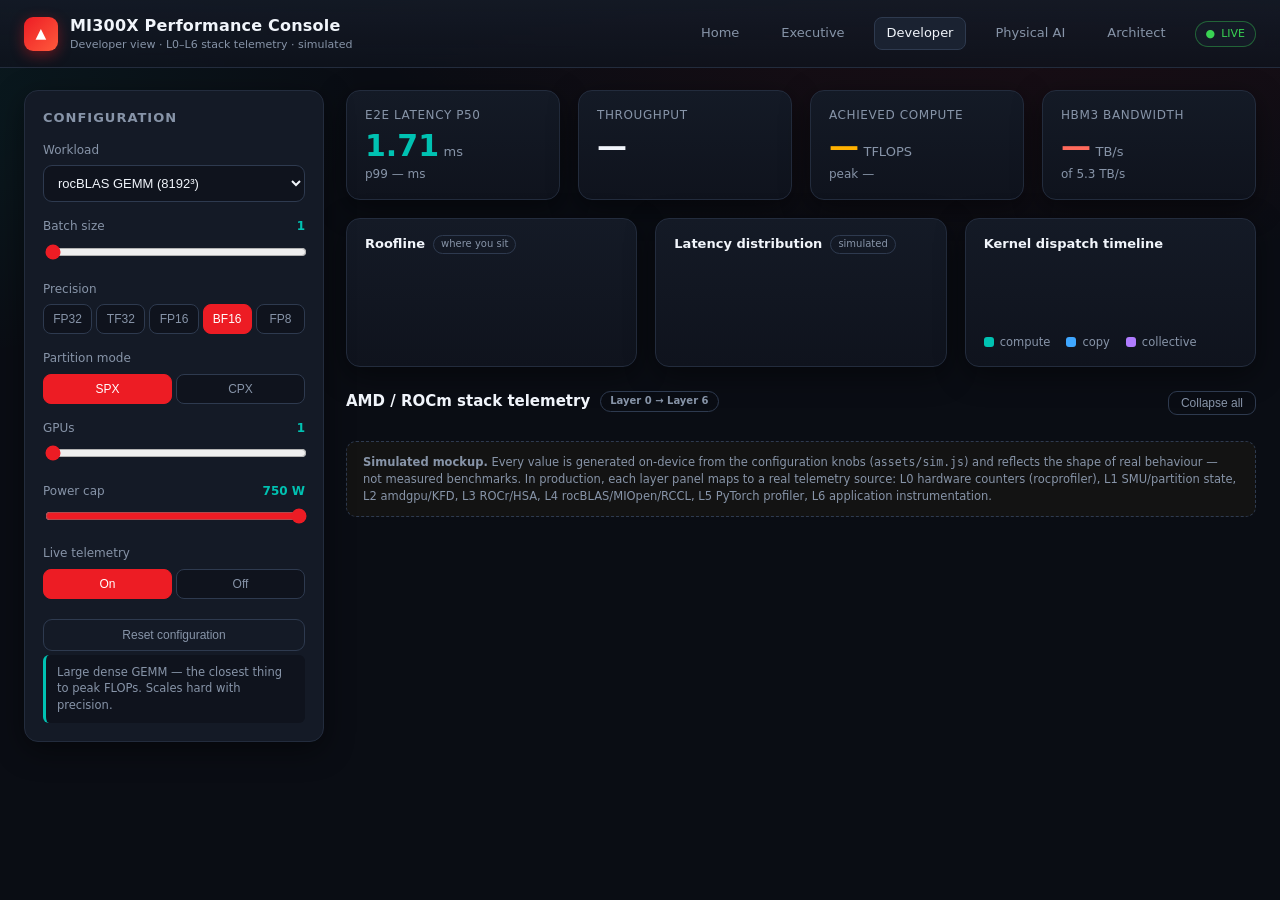
<file: mi300x-dashboard/developer.html>
<!DOCTYPE html>
<html lang="en">
<head>
<meta charset="UTF-8">
<meta name="viewport" content="width=device-width, initial-scale=1.0">
<title>Developer Dashboard — MI300X Console</title>
<link rel="stylesheet" href="assets/style.css">
</head>
<body>
<div class="topbar">
  <div class="brand">
    <div class="logo">▲</div>
    <div>
      <h1>MI300X Performance Console</h1>
      <div class="sub">Developer view · L0–L6 stack telemetry · simulated</div>
    </div>
  </div>
  <div class="spacer"></div>
  <a class="navlink" href="index.html">Home</a>
  <a class="navlink" href="executive.html">Executive</a>
  <a class="navlink active" href="developer.html">Developer</a>
  <a class="navlink" href="physical-ai.html">Physical AI</a>
  <a class="navlink" href="architect.html">Architect</a>
  <span class="badge live" id="liveBadge">LIVE</span>
</div>

<div class="wrap">
  <div class="layout">
    <!-- CONTROLS -->
    <aside class="controls">
      <h2>Configuration</h2>
      <div class="ctrl">
        <label>Workload</label>
        <select id="workload"></select>
      </div>
      <div class="ctrl">
        <label>Batch size <span class="val" id="batchVal">1</span></label>
        <input type="range" id="batch" min="0" max="18" value="0">
      </div>
      <div class="ctrl">
        <label>Precision</label>
        <div class="seg" id="precSeg"></div>
      </div>
      <div class="ctrl">
        <label>Partition mode</label>
        <div class="seg">
          <button id="spx" class="on">SPX</button>
          <button id="cpx">CPX</button>
        </div>
      </div>
      <div class="ctrl">
        <label>GPUs <span class="val" id="gpuVal">1</span></label>
        <input type="range" id="gpus" min="1" max="8" value="1">
      </div>
      <div class="ctrl">
        <label>Power cap <span class="val" id="powVal">750 W</span></label>
        <input type="range" id="power" min="40" max="100" value="100">
      </div>
      <div class="ctrl">
        <label>Live telemetry</label>
        <div class="seg">
          <button id="liveOn" class="on">On</button>
          <button id="liveOff">Off</button>
        </div>
      </div>
      <button class="reset" id="reset">Reset configuration</button>
      <div class="wl-note" id="wlNote"></div>
    </aside>

    <!-- CONTENT -->
    <main>
      <!-- summary strip -->
      <div class="grid cols-4" style="margin-bottom:18px">
        <div class="card kpi accent-teal"><div class="label">E2E latency p50</div>
          <div><span class="big" id="kLat">—</span> <span class="unit">ms</span></div>
          <div class="delta flat" id="kLatD">p99 <span id="kLat99">—</span> ms</div></div>
        <div class="card kpi"><div class="label">Throughput</div>
          <div><span class="big" id="kThru">—</span> <span class="unit" id="kThruU"></span></div></div>
        <div class="card kpi accent-amber"><div class="label">Achieved compute</div>
          <div><span class="big" id="kTflops">—</span> <span class="unit">TFLOPS</span></div>
          <div class="delta flat">peak <span id="kPeak">—</span></div></div>
        <div class="card kpi accent-red"><div class="label">HBM3 bandwidth</div>
          <div><span class="big" id="kBw">—</span> <span class="unit">TB/s</span></div>
          <div class="delta flat">of 5.3 TB/s</div></div>
      </div>

      <!-- analysis charts -->
      <div class="grid cols-3" style="margin-bottom:20px">
        <div class="card">
          <h3>Roofline <span class="tag">where you sit</span></h3>
          <div class="chart" id="roofline"></div>
        </div>
        <div class="card">
          <h3>Latency distribution <span class="tag">simulated</span></h3>
          <div class="chart" id="latHist"></div>
        </div>
        <div class="card">
          <h3>Kernel dispatch timeline</h3>
          <div class="chart" id="timeline"></div>
          <div class="legend">
            <span><i class="dot" style="background:var(--teal)"></i>compute</span>
            <span><i class="dot" style="background:var(--blue)"></i>copy</span>
            <span><i class="dot" style="background:var(--purple)"></i>collective</span>
          </div>
        </div>
      </div>

      <div class="card" id="agentCard" style="margin-bottom:20px;display:none">
        <h3>🤖 Grounded agent — bottleneck analysis <span class="tag" id="agentSrc">rule-based</span></h3>
        <div id="agentSummary" style="font-size:13.5px;color:var(--text-hi);margin-bottom:10px"></div>
        <div id="agentFindings"></div>
        <div id="agentNotes" class="note" style="margin-top:8px"></div>
      </div>

      <h3 style="color:var(--text-hi);font-size:15px;margin:0 0 12px;display:flex;gap:10px;align-items:center">
        AMD / ROCm stack telemetry
        <span class="tag" style="font-size:10px;border:1px solid var(--border2);color:var(--text-dim);padding:2px 9px;border-radius:999px">Layer 0 → Layer 6</span>
        <span style="flex:1"></span>
        <button class="reset" style="width:auto;padding:4px 12px" id="toggleAll">Collapse all</button>
      </h3>
      <div id="layers"></div>

      <div class="disclaimer">
        <strong>Simulated mockup.</strong> Every value is generated on-device from the configuration
        knobs (<code>assets/sim.js</code>) and reflects the <em>shape</em> of real behaviour — not
        measured benchmarks. In production, each layer panel maps to a real telemetry source:
        L0 hardware counters (rocprofiler), L1 SMU/partition state, L2 amdgpu/KFD, L3 ROCr/HSA,
        L4 rocBLAS/MIOpen/RCCL, L5 PyTorch profiler, L6 application instrumentation.
      </div>
    </main>
  </div>
</div>

<script src="assets/sim.js"></script>
<script src="assets/charts.js"></script>
<script src="data/bundle.js" onerror="void 0"></script>
<script src="assets/data.js"></script>
<script>
const cfg = { workload:'gemm', batch:1, precision:null, numGPUs:1, partition:'spx', powerFrac:1, tick:0 };
const BATCH_STOPS = [1,2,4,8,16,32,64,128,256,512,1024,2048,4096,8192,16384,32768,65536,131072,262144];
const LAYER_COLORS = ['#ED1C24','#FF7A45','#FFB100','#39D353','#00C2B2','#3FA7FF','#B07CFF'];
let live=true, collapsed=false, builtLayers=false;

const wlSel=document.getElementById('workload');
Object.entries(WORKLOADS).forEach(([id,w])=>{ const o=document.createElement('option');
  o.value=id; o.textContent=w.name; wlSel.appendChild(o); });
wlSel.value=cfg.workload;

const precSeg=document.getElementById('precSeg');
PRECISIONS.forEach(p=>{ const b=document.createElement('button'); b.textContent=p.toUpperCase();
  b.dataset.p=p; b.onclick=()=>{ cfg.precision=p; syncPrec(); render(); }; precSeg.appendChild(b); });
function syncPrec(){ const eff=cfg.precision||WORKLOADS[cfg.workload].pref;
  [...precSeg.children].forEach(b=>b.classList.toggle('on',b.dataset.p===eff)); }

wlSel.onchange=()=>{ cfg.workload=wlSel.value; cfg.precision=null; syncPrec();
  document.getElementById('wlNote').textContent=WORKLOADS[cfg.workload].note; render(); };
document.getElementById('batch').oninput=e=>{ cfg.batch=BATCH_STOPS[+e.target.value];
  document.getElementById('batchVal').textContent=cfg.batch.toLocaleString(); render(); };
document.getElementById('gpus').oninput=e=>{ cfg.numGPUs=+e.target.value;
  document.getElementById('gpuVal').textContent=cfg.numGPUs; render(); };
document.getElementById('power').oninput=e=>{ cfg.powerFrac=+e.target.value/100;
  document.getElementById('powVal').textContent=Math.round(cfg.powerFrac*750)+' W'; render(); };
document.getElementById('spx').onclick=()=>{ cfg.partition='spx'; syncPart(); render(); };
document.getElementById('cpx').onclick=()=>{ cfg.partition='cpx'; syncPart(); render(); };
function syncPart(){ document.getElementById('spx').classList.toggle('on',cfg.partition==='spx');
  document.getElementById('cpx').classList.toggle('on',cfg.partition==='cpx'); }
document.getElementById('liveOn').onclick=()=>{ live=true; setLive(); };
document.getElementById('liveOff').onclick=()=>{ live=false; setLive(); };
document.getElementById('reset').onclick=()=>location.reload();
function setLive(){ document.getElementById('liveOn').classList.toggle('on',live);
  document.getElementById('liveOff').classList.toggle('on',!live);
  document.getElementById('liveBadge').style.display=live?'':'none'; }
document.getElementById('toggleAll').onclick=function(){ collapsed=!collapsed;
  document.querySelectorAll('.layer').forEach(l=>l.classList.toggle('collapsed',collapsed));
  this.textContent=collapsed?'Expand all':'Collapse all'; };

function niceNum(x){
  if(typeof x!=='number' || !isFinite(x)) return String(x);
  const a=Math.abs(x);
  if(a>=1000) return Math.round(x).toLocaleString();
  if(a>=100)  return Math.round(x).toString();
  if(a>=10)   return (Math.round(x*10)/10).toString();
  if(a>=1)    return (Math.round(x*100)/100).toString();
  if(a===0)   return '0';
  return (Math.round(x*1000)/1000).toString();
}
function fmtMetric(mt){
  if(mt.fmt==='text') return `<span class="pill">${mt.v}</span>`;
  if(mt.fmt==='count') return `${(+mt.v).toLocaleString()}${mt.unit?'<span class="mu">'+mt.unit+'</span>':''}`;
  if(mt.fmt==='big') return `${fmtNum(mt.v)}${mt.unit?'<span class="mu">'+mt.unit+'</span>':''}`;
  if(mt.fmt==='k') return `${fmtNum(mt.v*1000)}<span class="mu">/s</span>`;
  const v = typeof mt.v==='number' ? niceNum(mt.v) : mt.v;
  return `${v}${mt.unit?'<span class="mu">'+mt.unit+'</span>':''}`;
}

function buildLayerDOM(layers){
  const host=document.getElementById('layers'); host.innerHTML='';
  layers.forEach(L=>{
    const color=LAYER_COLORS[L.id];
    const div=document.createElement('div'); div.className='layer'; div.style.setProperty('--accent',color);
    div.innerHTML=`
      <div class="layer-head">
        <div class="layer-id">${L.id}</div>
        <div class="layer-title"><div class="name">${L.name}</div><div class="sub">${L.sub}</div></div>
        <div class="layer-chev">▾</div>
      </div>
      <div class="layer-body" id="lb${L.id}"></div>`;
    div.querySelector('.layer-head').onclick=()=>div.classList.toggle('collapsed');
    host.appendChild(div);
  });
  builtLayers=true;
}

function renderLayers(layers){
  if(!builtLayers) buildLayerDOM(layers);
  layers.forEach(L=>{
    const body=document.getElementById('lb'+L.id);
    body.innerHTML = L.metrics.map(mt=>{
      let bar='';
      if(mt.max && typeof mt.v==='number'){ const f=Math.max(0,Math.min(1,mt.v/mt.max));
        const col=f>0.85?'var(--red)':f>0.6?'var(--amber)':'var(--teal)';
        bar=`<div class="mbar"><i style="width:${(f*100).toFixed(0)}%;background:${col}"></i></div>`; }
      return `<div class="mcell"><div class="mk">${mt.k}</div><div class="mv">${fmtMetric(mt)}</div>${bar}</div>`;
    }).join('');
  });
}

function render(){
  const m=computeMetrics(cfg);
  document.getElementById('kLat').textContent=m.latencyP50.toFixed(m.latencyP50<1?3:2);
  document.getElementById('kLat99').textContent=m.latencyP99.toFixed(2);
  document.getElementById('kThru').textContent=fmtNum(m.throughput);
  document.getElementById('kThruU').textContent=m.throughputUnit+'/s';
  document.getElementById('kTflops').textContent=fmtNum(m.achievedTflops);
  document.getElementById('kPeak').textContent=fmtNum(m.peakTflops)+' TFLOPS';
  document.getElementById('kBw').textContent=m.achievedBwTBs.toFixed(2);

  roofline(document.getElementById('roofline'),
    {x:m.arithIntensity, y:m.achievedTflops},
    {peakTflops:m.peakTflops, peakBwTBs:m.peakBwTBs, w:300, h:230});
  histogram(document.getElementById('latHist'), m.latencyP50, {w:300,h:170});

  // timeline: synthesize a few representative kernels weighted by regime
  const k = m.boundBy==='compute'
    ? [{name:'GEMM',dur:8},{name:'epilogue',dur:1},{name:'copy',dur:0.6}]
    : [{name:'load',dur:5},{name:'attn',dur:3},{name:'copy',dur:2},{name:'reduce',dur:1.4}];
  if(m.numGPUs>1) k.push({name:'all-reduce',dur:2.5});
  timeline(document.getElementById('timeline'), k, {w:300,h:110});

  renderLayers(m.layers);
  renderAgent();
}

function renderAgent(){
  var card=document.getElementById('agentCard');
  var rep = (typeof window.agentReport==='function') ? window.agentReport(cfg) : null;
  if(!rep){ card.style.display='none'; return; }
  card.style.display='';
  document.getElementById('agentSrc').textContent = rep.generated_by||'rule-based';
  document.getElementById('agentSummary').textContent = rep.summary||'';
  var sev={high:'var(--red)',warn:'var(--amber)',info:'var(--teal)'};
  document.getElementById('agentFindings').innerHTML = (rep.findings||[]).map(function(f){
    return '<div style="border-left:3px solid '+(sev[f.severity]||'var(--teal)')+';padding:6px 10px;margin:6px 0;background:var(--bg2);border-radius:6px">'
      +'<div style="font-size:12px;color:var(--text-hi)"><b>'+f.layerName+'</b> · '+f.observation+'</div>'
      +'<div style="font-size:12px;color:var(--text-dim);margin-top:3px">→ '+f.recommendation+'</div></div>';
  }).join('');
  document.getElementById('agentNotes').textContent = (rep.notes&&rep.notes.length)? ('Note: '+rep.notes.join(' ')) : '';
}

syncPrec(); syncPart();
document.getElementById('wlNote').textContent=WORKLOADS[cfg.workload].note;
render();
setInterval(()=>{ if(live){ cfg.tick++; render(); } }, 1500);
</script>
</body>
</html>
</file>
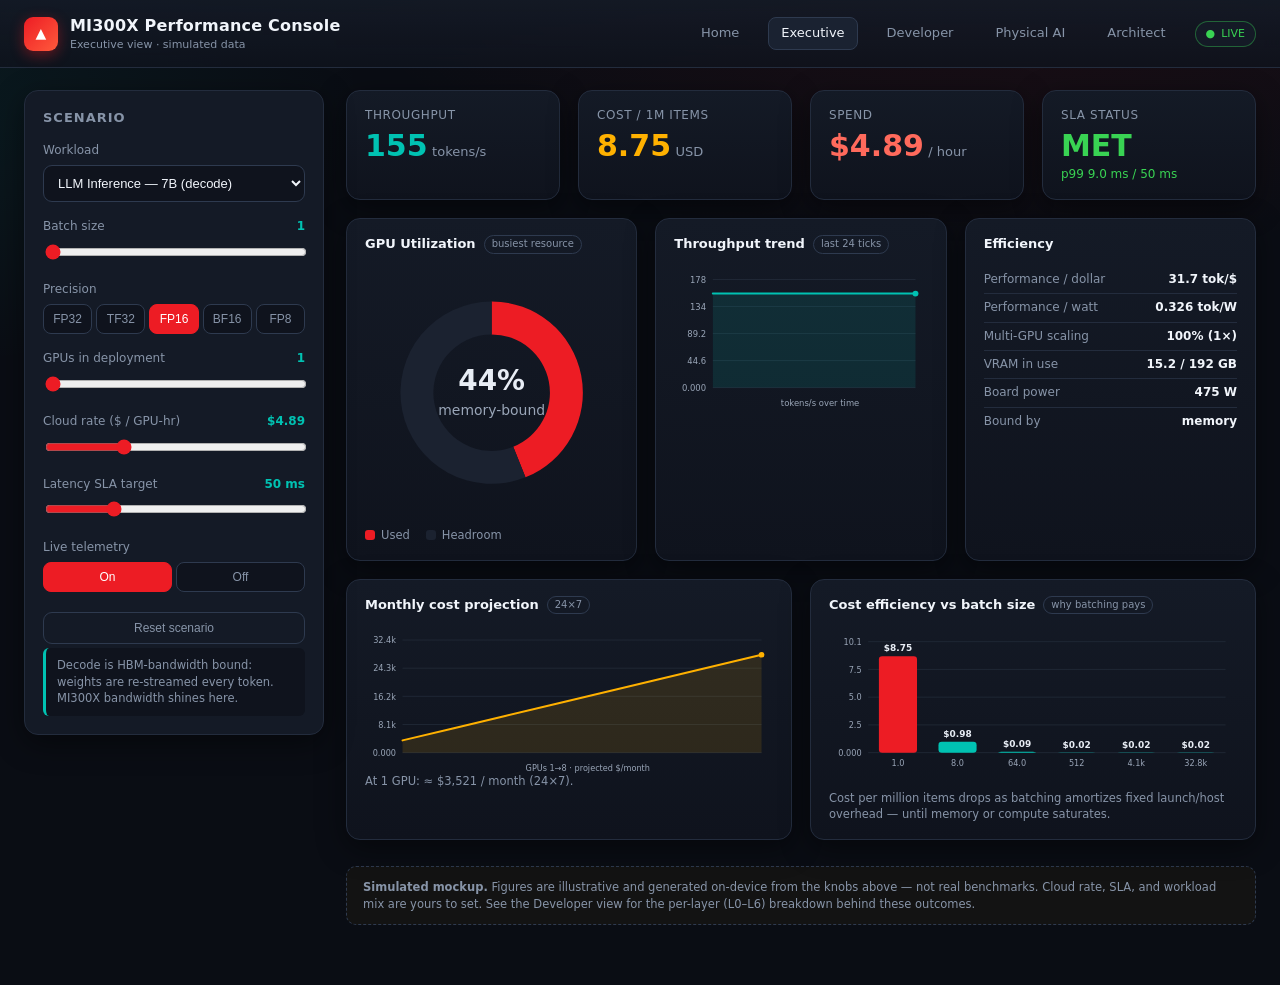
<file: mi300x-dashboard/executive.html>
<!DOCTYPE html>
<html lang="en">
<head>
<meta charset="UTF-8">
<meta name="viewport" content="width=device-width, initial-scale=1.0">
<title>Executive Dashboard — MI300X Console</title>
<link rel="stylesheet" href="assets/style.css">
</head>
<body>
<div class="topbar">
  <div class="brand">
    <div class="logo">▲</div>
    <div>
      <h1>MI300X Performance Console</h1>
      <div class="sub">Executive view · simulated data</div>
    </div>
  </div>
  <div class="spacer"></div>
  <a class="navlink" href="index.html">Home</a>
  <a class="navlink active" href="executive.html">Executive</a>
  <a class="navlink" href="developer.html">Developer</a>
  <a class="navlink" href="physical-ai.html">Physical AI</a>
  <a class="navlink" href="architect.html">Architect</a>
  <span class="badge live" id="liveBadge">LIVE</span>
</div>

<div class="wrap">
  <div class="layout">
    <!-- CONTROLS -->
    <aside class="controls">
      <h2>Scenario</h2>
      <div class="ctrl">
        <label>Workload</label>
        <select id="workload"></select>
      </div>
      <div class="ctrl">
        <label>Batch size <span class="val" id="batchVal">1</span></label>
        <input type="range" id="batch" min="0" max="18" value="0">
      </div>
      <div class="ctrl">
        <label>Precision</label>
        <div class="seg" id="precSeg"></div>
      </div>
      <div class="ctrl">
        <label>GPUs in deployment <span class="val" id="gpuVal">1</span></label>
        <input type="range" id="gpus" min="1" max="8" value="1">
      </div>
      <div class="ctrl">
        <label>Cloud rate ($ / GPU-hr) <span class="val" id="rateVal">$4.89</span></label>
        <input type="range" id="rate" min="200" max="1200" value="489">
      </div>
      <div class="ctrl">
        <label>Latency SLA target <span class="val" id="slaVal">50 ms</span></label>
        <input type="range" id="sla" min="1" max="200" value="50">
      </div>
      <div class="ctrl">
        <label>Live telemetry</label>
        <div class="seg">
          <button id="liveOn" class="on">On</button>
          <button id="liveOff">Off</button>
        </div>
      </div>
      <button class="reset" id="reset">Reset scenario</button>
      <div class="wl-note" id="wlNote"></div>
    </aside>

    <!-- CONTENT -->
    <main>
      <div class="grid cols-4" style="margin-bottom:18px">
        <div class="card kpi accent-teal"><div class="label">Throughput</div>
          <div><span class="big" id="kThru">—</span> <span class="unit" id="kThruU"></span></div>
          <div class="delta" id="kThruD">&nbsp;</div></div>
        <div class="card kpi accent-amber"><div class="label">Cost / 1M items</div>
          <div><span class="big" id="kCost">—</span> <span class="unit">USD</span></div>
          <div class="delta flat" id="kCostD">&nbsp;</div></div>
        <div class="card kpi accent-red"><div class="label">Spend</div>
          <div><span class="big" id="kSpend">—</span> <span class="unit">/ hour</span></div>
          <div class="delta flat" id="kSpendD">&nbsp;</div></div>
        <div class="card kpi"><div class="label">SLA status</div>
          <div><span class="big" id="kSla">—</span></div>
          <div class="delta" id="kSlaD">&nbsp;</div></div>
      </div>

      <div class="grid cols-3" style="margin-bottom:18px">
        <div class="card">
          <h3>GPU Utilization <span class="tag">busiest resource</span></h3>
          <div class="chart" id="utilDonut"></div>
          <div class="legend">
            <span><i class="dot" style="background:var(--red)"></i>Used</span>
            <span><i class="dot" style="background:var(--track,#1b2230)"></i>Headroom</span>
          </div>
        </div>
        <div class="card">
          <h3>Throughput trend <span class="tag">last 24 ticks</span></h3>
          <div class="chart" id="thruTrend"></div>
        </div>
        <div class="card">
          <h3>Efficiency</h3>
          <div class="statline"><span class="l">Performance / dollar</span><span class="v" id="ppd">—</span></div>
          <div class="statline"><span class="l">Performance / watt</span><span class="v" id="ppw">—</span></div>
          <div class="statline"><span class="l">Multi-GPU scaling</span><span class="v" id="scaleEff">—</span></div>
          <div class="statline"><span class="l">VRAM in use</span><span class="v" id="vram">—</span></div>
          <div class="statline"><span class="l">Board power</span><span class="v" id="power">—</span></div>
          <div class="statline"><span class="l">Bound by</span><span class="v" id="bound">—</span></div>
        </div>
      </div>

      <div class="grid cols-2">
        <div class="card">
          <h3>Monthly cost projection <span class="tag">24×7</span></h3>
          <div class="chart" id="costTrend"></div>
          <div class="note" id="costNote"></div>
        </div>
        <div class="card">
          <h3>Cost efficiency vs batch size <span class="tag">why batching pays</span></h3>
          <div class="chart" id="batchBars"></div>
          <div class="note">Cost per million items drops as batching amortizes fixed launch/host overhead — until memory or compute saturates.</div>
        </div>
      </div>

      <div class="disclaimer">
        <strong>Simulated mockup.</strong> Figures are illustrative and generated on-device from the
        knobs above — not real benchmarks. Cloud rate, SLA, and workload mix are yours to set.
        See the Developer view for the per-layer (L0–L6) breakdown behind these outcomes.
      </div>
    </main>
  </div>
</div>

<script src="assets/sim.js"></script>
<script src="assets/charts.js"></script>
<script src="data/bundle.js" onerror="void 0"></script>
<script src="assets/data.js"></script>
<script>
const cfg = { workload: 'llm7b', batch: 1, precision: null, numGPUs: 1, powerFrac: 1, tick: 0, rate: 4.89, sla: 50 };
const BATCH_STOPS = [1,2,4,8,16,32,64,128,256,512,1024,2048,4096,8192,16384,32768,65536,131072,262144];
let live = true, prev = null;

// populate workload select
const wlSel = document.getElementById('workload');
Object.entries(WORKLOADS).forEach(([id,w]) => {
  const o = document.createElement('option'); o.value=id; o.textContent=w.name; wlSel.appendChild(o);
});
wlSel.value = cfg.workload;

// precision segmented
const precSeg = document.getElementById('precSeg');
PRECISIONS.forEach(p => {
  const b=document.createElement('button'); b.textContent=p.toUpperCase(); b.dataset.p=p;
  b.onclick=()=>{ cfg.precision=p; syncPrec(); render(); }; precSeg.appendChild(b);
});
function syncPrec(){ const eff=cfg.precision||WORKLOADS[cfg.workload].pref;
  [...precSeg.children].forEach(b=>b.classList.toggle('on', b.dataset.p===eff)); }

// listeners
wlSel.onchange=()=>{ cfg.workload=wlSel.value; cfg.precision=null; syncPrec();
  document.getElementById('wlNote').textContent=WORKLOADS[cfg.workload].note; render(); };
document.getElementById('batch').oninput=e=>{ cfg.batch=BATCH_STOPS[+e.target.value];
  document.getElementById('batchVal').textContent=cfg.batch.toLocaleString(); render(); };
document.getElementById('gpus').oninput=e=>{ cfg.numGPUs=+e.target.value;
  document.getElementById('gpuVal').textContent=cfg.numGPUs; render(); };
document.getElementById('rate').oninput=e=>{ cfg.rate=+e.target.value/100;
  document.getElementById('rateVal').textContent='$'+cfg.rate.toFixed(2); render(); };
document.getElementById('sla').oninput=e=>{ cfg.sla=+e.target.value;
  document.getElementById('slaVal').textContent=cfg.sla+' ms'; render(); };
document.getElementById('liveOn').onclick=()=>{ live=true; setLive(); };
document.getElementById('liveOff').onclick=()=>{ live=false; setLive(); };
document.getElementById('reset').onclick=()=>{ location.reload(); };
function setLive(){ document.getElementById('liveOn').classList.toggle('on',live);
  document.getElementById('liveOff').classList.toggle('on',!live);
  document.getElementById('liveBadge').style.display=live?'':'none'; }

function delta(cur, old){ if(old==null) return '&nbsp;';
  const d=(cur-old)/(Math.abs(old)||1)*100; const cls=Math.abs(d)<0.5?'flat':d>0?'up':'down';
  const a=Math.abs(d)<0.5?'•':d>0?'▲':'▼'; return `<span class="${cls}">${a} ${Math.abs(d).toFixed(1)}%</span>`; }

function render(){
  const m = computeMetrics(cfg);
  const cost = costModel(m, cfg.rate);

  document.getElementById('kThru').textContent = fmtNum(m.throughput);
  document.getElementById('kThruU').textContent = m.throughputUnit + '/s';
  document.getElementById('kCost').textContent = cost.costPerMillion < 0.01 ? cost.costPerMillion.toFixed(4) : cost.costPerMillion.toFixed(2);
  document.getElementById('kSpend').textContent = '$'+cost.hourlyCost.toFixed(2);

  const slaOk = m.latencyP99 <= cfg.sla;
  const kSla = document.getElementById('kSla');
  kSla.textContent = slaOk ? 'MET' : 'MISS';
  kSla.className = 'big '+(slaOk?'':'');
  kSla.style.color = slaOk ? 'var(--green)' : 'var(--red)';
  document.getElementById('kSlaD').innerHTML =
    `<span class="${slaOk?'ok':'bad'}">p99 ${m.latencyP99.toFixed(1)} ms / ${cfg.sla} ms</span>`;

  if(prev){
    document.getElementById('kThruD').innerHTML = delta(m.throughput, prev.thru);
    document.getElementById('kCostD').innerHTML = delta(prev.cost, cost.costPerMillion); // lower better
    document.getElementById('kSpendD').innerHTML = '<span class="flat">'+cfg.numGPUs+' GPU'+(cfg.numGPUs>1?'s':'')+'</span>';
  }

  donut(document.getElementById('utilDonut'),
    [{value:m.busy,color:C.red},{value:1-m.busy,color:C.track}],
    {center:(m.busy*100).toFixed(0)+'%', centerSub: m.boundBy+'-bound'});

  const ts = timeSeries(cfg, 24).map(x=>x.throughput);
  lineChart(document.getElementById('thruTrend'),
    [{data:ts,color:C.teal}], {w:300,h:170,area:true,xlabel:m.throughputUnit+'/s over time'});

  document.getElementById('ppd').textContent = fmtNum(cost.perfPerDollar)+' '+m.wl.short+'/$';
  document.getElementById('ppw').textContent = fmtNum(cost.perfPerWatt)+' '+m.wl.short+'/W';
  document.getElementById('scaleEff').textContent = (m.scaleEff*100).toFixed(0)+'%  ('+m.numGPUs+'×)';
  document.getElementById('vram').textContent = m.memUsedGB.toFixed(1)+' / '+m.memTotalGB+' GB';
  document.getElementById('power').textContent = Math.round(m.powerW)+' W';
  document.getElementById('bound').textContent = m.boundBy + (m.wl.cpuBound>0.4?' + CPU':'');

  // monthly projection across 1..8 GPUs
  const months=[]; for(let g=1; g<=8; g++){ const mm=computeMetrics({...cfg,numGPUs:g});
    months.push(costModel(mm,cfg.rate).monthly); }
  lineChart(document.getElementById('costTrend'),
    [{data:months,color:C.amber}], {w:500,h:180,area:true,xlabel:'GPUs 1→8 · projected $/month'});
  document.getElementById('costNote').textContent =
    'At '+cfg.numGPUs+' GPU'+(cfg.numGPUs>1?'s':'')+': ≈ $'+Math.round(cost.monthly).toLocaleString()+' / month (24×7).';

  // cost-per-million vs batch
  const bset=[1,8,64,512,4096,32768];
  const bars = bset.map(b=>{ const mm=computeMetrics({...cfg,batch:b});
    const cc=costModel(mm,cfg.rate);
    return {label:fmtNum(b),value:cc.costPerMillion,color:b===cfg.batch?C.red:C.teal,
      valLabel:'$'+(cc.costPerMillion<0.01?cc.costPerMillion.toFixed(3):cc.costPerMillion.toFixed(2))}; });
  barChart(document.getElementById('batchBars'), bars, {w:500,h:200});

  prev = { thru:m.throughput, cost:cost.costPerMillion };
}

syncPrec();
document.getElementById('wlNote').textContent=WORKLOADS[cfg.workload].note;
render();
setInterval(()=>{ if(live){ cfg.tick++; render(); } }, 1500);
</script>
</body>
</html>
</file>
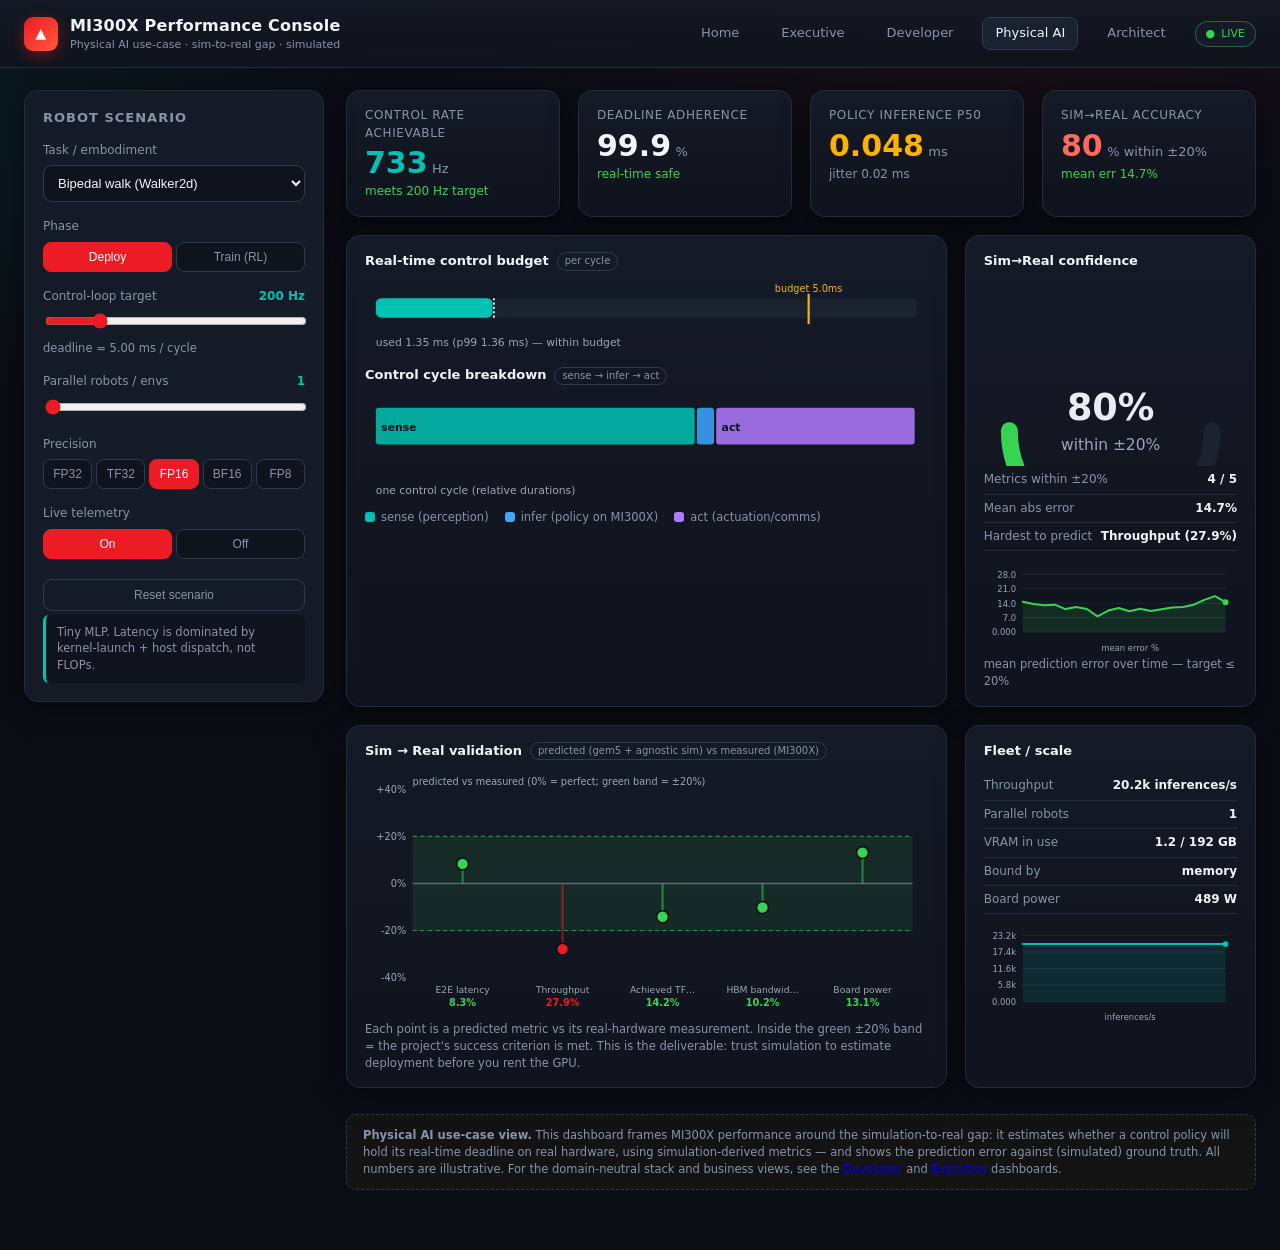
<file: mi300x-dashboard/physical-ai.html>
<!DOCTYPE html>
<html lang="en">
<head>
<meta charset="UTF-8">
<meta name="viewport" content="width=device-width, initial-scale=1.0">
<title>Physical AI Dashboard — MI300X Console</title>
<link rel="stylesheet" href="assets/style.css">
</head>
<body>
<div class="topbar">
  <div class="brand">
    <div class="logo">▲</div>
    <div>
      <h1>MI300X Performance Console</h1>
      <div class="sub">Physical AI use-case · sim-to-real gap · simulated</div>
    </div>
  </div>
  <div class="spacer"></div>
  <a class="navlink" href="index.html">Home</a>
  <a class="navlink" href="executive.html">Executive</a>
  <a class="navlink" href="developer.html">Developer</a>
  <a class="navlink active" href="physical-ai.html">Physical AI</a>
  <a class="navlink" href="architect.html">Architect</a>
  <span class="badge live" id="liveBadge">LIVE</span>
</div>

<div class="wrap">
  <div class="layout">
    <!-- CONTROLS -->
    <aside class="controls">
      <h2>Robot scenario</h2>
      <div class="ctrl">
        <label>Task / embodiment</label>
        <select id="task"></select>
      </div>
      <div class="ctrl">
        <label>Phase</label>
        <div class="seg">
          <button id="phDeploy" class="on">Deploy</button>
          <button id="phTrain">Train (RL)</button>
        </div>
      </div>
      <div class="ctrl">
        <label>Control-loop target <span class="val" id="hzVal">200 Hz</span></label>
        <input type="range" id="hz" min="10" max="1000" step="10" value="200">
        <div class="note" id="budgetNote" style="margin-top:6px"></div>
      </div>
      <div class="ctrl">
        <label>Parallel robots / envs <span class="val" id="batchVal">1</span></label>
        <input type="range" id="batch" min="0" max="14" value="0">
      </div>
      <div class="ctrl">
        <label>Precision</label>
        <div class="seg" id="precSeg"></div>
      </div>
      <div class="ctrl">
        <label>Live telemetry</label>
        <div class="seg">
          <button id="liveOn" class="on">On</button>
          <button id="liveOff">Off</button>
        </div>
      </div>
      <button class="reset" id="reset">Reset scenario</button>
      <div class="wl-note" id="wlNote"></div>
    </aside>

    <!-- CONTENT -->
    <main>
      <div class="grid cols-4" style="margin-bottom:18px">
        <div class="card kpi accent-teal"><div class="label">Control rate achievable</div>
          <div><span class="big" id="kHz">—</span> <span class="unit">Hz</span></div>
          <div class="delta" id="kHzD">&nbsp;</div></div>
        <div class="card kpi"><div class="label">Deadline adherence</div>
          <div><span class="big" id="kAdh">—</span> <span class="unit">%</span></div>
          <div class="delta flat" id="kAdhD">&nbsp;</div></div>
        <div class="card kpi accent-amber"><div class="label">Policy inference p50</div>
          <div><span class="big" id="kLat">—</span> <span class="unit">ms</span></div>
          <div class="delta flat" id="kJit">&nbsp;</div></div>
        <div class="card kpi accent-red"><div class="label">Sim→Real accuracy</div>
          <div><span class="big" id="kAcc">—</span> <span class="unit">% within ±20%</span></div>
          <div class="delta flat" id="kAccD">&nbsp;</div></div>
      </div>

      <div class="grid cols-3" style="margin-bottom:18px">
        <div class="card" style="grid-column: span 2">
          <h3>Real-time control budget <span class="tag">per cycle</span></h3>
          <div class="chart" id="budgetBar"></div>
          <h3 style="margin-top:14px">Control cycle breakdown <span class="tag">sense → infer → act</span></h3>
          <div class="chart" id="cycle"></div>
          <div class="legend">
            <span><i class="dot" style="background:var(--teal)"></i>sense (perception)</span>
            <span><i class="dot" style="background:var(--blue)"></i>infer (policy on MI300X)</span>
            <span><i class="dot" style="background:var(--purple)"></i>act (actuation/comms)</span>
          </div>
        </div>
        <div class="card">
          <h3>Sim→Real confidence</h3>
          <div class="chart" id="accGauge"></div>
          <div class="statline"><span class="l">Metrics within ±20%</span><span class="v" id="within">—</span></div>
          <div class="statline"><span class="l">Mean abs error</span><span class="v" id="meanErr">—</span></div>
          <div class="statline"><span class="l">Hardest to predict</span><span class="v" id="hardest">—</span></div>
          <div class="chart" id="accTrend" style="margin-top:10px"></div>
          <div class="note" style="margin-top:2px">mean prediction error over time — target ≤ 20%</div>
        </div>
      </div>

      <div class="grid cols-3" style="margin-bottom:18px">
        <div class="card" style="grid-column: span 2">
          <h3>Sim → Real validation <span class="tag">predicted (gem5 + agnostic sim) vs measured (MI300X)</span></h3>
          <div class="chart" id="parity"></div>
          <div class="note">Each point is a predicted metric vs its real-hardware measurement. Inside the green ±20% band = the project's success criterion is met. This is the deliverable: trust simulation to estimate deployment before you rent the GPU.</div>
        </div>
        <div class="card">
          <h3>Fleet / scale</h3>
          <div class="statline"><span class="l">Throughput</span><span class="v" id="thru">—</span></div>
          <div class="statline"><span class="l">Parallel robots</span><span class="v" id="robots">—</span></div>
          <div class="statline"><span class="l">VRAM in use</span><span class="v" id="vram">—</span></div>
          <div class="statline"><span class="l">Bound by</span><span class="v" id="bound">—</span></div>
          <div class="statline"><span class="l">Board power</span><span class="v" id="power">—</span></div>
          <div class="chart" id="thruTrend" style="margin-top:8px"></div>
        </div>
      </div>

      <div class="disclaimer">
        <strong>Physical AI use-case view.</strong> This dashboard frames MI300X performance around the
        <em>simulation-to-real gap</em>: it estimates whether a control policy will hold its real-time
        deadline on real hardware, using simulation-derived metrics — and shows the prediction error
        against (simulated) ground truth. All numbers are illustrative. For the domain-neutral stack and
        business views, see the <a class="go" href="developer.html" style="text-decoration:none">Developer</a>
        and <a class="go" href="executive.html" style="text-decoration:none">Executive</a> dashboards.
      </div>
    </main>
  </div>
</div>

<script src="assets/sim.js"></script>
<script src="assets/charts.js"></script>
<script src="data/bundle.js" onerror="void 0"></script>
<script src="assets/data.js"></script>
<script>
const PHYS_TASKS = {
  walk:     { name:'Bipedal walk (Walker2d)',            wl:'ppo_infer', hz:200, senseMs:0.8, actMs:0.5 },
  quad:     { name:'Quadruped locomotion',               wl:'ppo_infer', hz:500, senseMs:0.5, actMs:0.4 },
  humanoid: { name:'Humanoid whole-body control',        wl:'ppo_infer', hz:100, senseMs:1.5, actMs:0.9 },
  manip:    { name:'Robot-arm manipulation (vision)',    wl:'resnet',    hz:60,  senseMs:3.0, actMs:1.0 },
  vla:      { name:'Vision-Language-Action policy (7B)',  wl:'llm7b',     hz:10,  senseMs:5.0, actMs:1.5 },
};
const BATCH_STOPS = [1,2,4,8,16,32,64,128,256,512,1024,2048,4096,8192,16384];
const cfg = { task:'walk', phase:'deploy', workload:'ppo_infer', batch:1, precision:null,
              numGPUs:1, partition:'spx', powerFrac:1, targetHz:200, tick:0 };
let live = true, prev = null;

const taskSel = document.getElementById('task');
Object.entries(PHYS_TASKS).forEach(([id,t])=>{ const o=document.createElement('option');
  o.value=id; o.textContent=t.name; taskSel.appendChild(o); });
taskSel.value = cfg.task;

const precSeg = document.getElementById('precSeg');
PRECISIONS.forEach(p=>{ const b=document.createElement('button'); b.textContent=p.toUpperCase();
  b.dataset.p=p; b.onclick=()=>{ cfg.precision=p; syncPrec(); render(); }; precSeg.appendChild(b); });
function syncPrec(){ const eff=cfg.precision||WORKLOADS[cfg.workload].pref;
  [...precSeg.children].forEach(b=>b.classList.toggle('on',b.dataset.p===eff)); }

function applyTask(){
  const t = PHYS_TASKS[cfg.task];
  cfg.workload = cfg.phase==='train' ? 'ppo_train' : t.wl;
  cfg.targetHz = t.hz;
  cfg.precision = null;
  document.getElementById('hz').value = t.hz;
  document.getElementById('hzVal').textContent = t.hz+' Hz';
  document.getElementById('wlNote').textContent = WORKLOADS[cfg.workload].note;
  syncPrec();
}
taskSel.onchange=()=>{ cfg.task=taskSel.value; applyTask(); render(); };
document.getElementById('hz').oninput=e=>{ cfg.targetHz=+e.target.value;
  document.getElementById('hzVal').textContent=cfg.targetHz+' Hz'; render(); };
document.getElementById('batch').oninput=e=>{ cfg.batch=BATCH_STOPS[+e.target.value];
  document.getElementById('batchVal').textContent=cfg.batch.toLocaleString(); render(); };
document.getElementById('phDeploy').onclick=()=>{ cfg.phase='deploy'; syncPhase(); applyTask(); render(); };
document.getElementById('phTrain').onclick=()=>{ cfg.phase='train'; syncPhase(); applyTask(); render(); };
function syncPhase(){ document.getElementById('phDeploy').classList.toggle('on',cfg.phase==='deploy');
  document.getElementById('phTrain').classList.toggle('on',cfg.phase==='train'); }
document.getElementById('liveOn').onclick=()=>{ live=true; setLive(); };
document.getElementById('liveOff').onclick=()=>{ live=false; setLive(); };
document.getElementById('reset').onclick=()=>location.reload();
function setLive(){ document.getElementById('liveOn').classList.toggle('on',live);
  document.getElementById('liveOff').classList.toggle('on',!live);
  document.getElementById('liveBadge').style.display=live?'':'none'; }

function adherencePct(p50, p99, deadline){
  if(p99 <= p50) return deadline>=p50 ? 99.9 : 1;
  if(deadline >= p99) return 99.9;
  if(deadline <= p50) return clamp(50*deadline/p50, 1, 50);
  return clamp(50 + 49*(deadline - p50)/(p99 - p50), 1, 99.9);
}

function render(){
  const t = PHYS_TASKS[cfg.task];
  const pred = predictionSet(cfg);
  const m = pred.real;
  const deadline = 1000 / cfg.targetHz;
  const inferMs = m.latencyP50;
  const cycleUsed = t.senseMs + inferMs + t.actMs;
  const cycleP99 = t.senseMs + m.latencyP99 + t.actMs;
  const achievableHz = 1000 / cycleP99;
  const adh = adherencePct(cycleUsed, cycleP99, deadline);

  document.getElementById('budgetNote').textContent =
    'deadline = '+deadline.toFixed(2)+' ms / cycle';

  document.getElementById('kHz').textContent = Math.round(achievableHz).toLocaleString();
  const hzOk = achievableHz >= cfg.targetHz;
  document.getElementById('kHzD').innerHTML =
    `<span class="${hzOk?'ok':'bad'}">${hzOk?'meets':'below'} ${cfg.targetHz} Hz target</span>`;
  document.getElementById('kAdh').textContent = adh.toFixed(1);
  document.getElementById('kAdhD').innerHTML =
    `<span class="${adh>99?'ok':adh>90?'warn':'bad'}">${adh>99?'real-time safe':adh>90?'marginal':'misses deadlines'}</span>`;
  document.getElementById('kLat').textContent = inferMs.toFixed(inferMs<1?3:2);
  document.getElementById('kJit').textContent = 'jitter '+(m.latencyP99-m.latencyP50).toFixed(2)+' ms';
  document.getElementById('kAcc').textContent = pred.withinPct.toFixed(0);
  document.getElementById('kAccD').innerHTML =
    `<span class="${pred.withinPct>=80?'ok':pred.withinPct>=60?'warn':'bad'}">mean err ${pred.meanErrPct.toFixed(1)}%</span>`;

  budgetBar(document.getElementById('budgetBar'), cycleUsed, deadline, {w:520,h:64,p99:cycleP99});
  timeline(document.getElementById('cycle'),
    [{name:'sense',dur:t.senseMs},{name:'policy',dur:inferMs},{name:'act',dur:t.actMs}],
    {w:520,h:96,xlabel:'one control cycle (relative durations)'});

  gauge(document.getElementById('accGauge'), pred.withinPct, 100,
    {label:pred.withinPct.toFixed(0)+'%', unit:'within ±20%',
     color: pred.withinPct>=80?C.green:pred.withinPct>=60?C.amber:C.red});
  document.getElementById('within').textContent = Math.round(pred.withinPct/20)+' / '+pred.pairs.length;
  document.getElementById('meanErr').textContent = pred.meanErrPct.toFixed(1)+'%';
  const worst = pred.pairs.reduce((a,b)=>b.errPct>a.errPct?b:a);
  document.getElementById('hardest').textContent = worst.k+' ('+worst.errPct.toFixed(1)+'%)';

  parityPlot(document.getElementById('parity'), pred.pairs, {w:520,h:230,target:pred.targetPct});

  // populated accuracy trend: mean prediction error across recent ticks
  const errHist = [];
  for(let i=0;i<20;i++){ errHist.push(predictionSet({...cfg, tick:(cfg.tick||0)-(20-i)}).meanErrPct); }
  lineChart(document.getElementById('accTrend'),
    [{data:errHist,color:pred.meanErrPct<=20?C.green:C.amber}],
    {w:300,h:110,area:true,maxY:Math.max(28, Math.max(...errHist)*1.2),xlabel:'mean error %'});

  document.getElementById('thru').textContent = fmtNum(m.throughput)+' '+m.throughputUnit+'/s';
  document.getElementById('robots').textContent = cfg.batch.toLocaleString();
  document.getElementById('vram').textContent = m.memUsedGB.toFixed(1)+' / '+m.memTotalGB+' GB';
  document.getElementById('bound').textContent = m.boundBy + (m.wl.cpuBound>0.4?' + CPU':'');
  document.getElementById('power').textContent = Math.round(m.powerW)+' W';
  const ts = timeSeries(cfg, 20).map(x=>x.throughput);
  lineChart(document.getElementById('thruTrend'), [{data:ts,color:C.teal}],
    {w:300,h:120,area:true,xlabel:m.throughputUnit+'/s'});

  prev = { hz:achievableHz };
}

syncPrec(); syncPhase(); applyTask();
render();
setInterval(()=>{ if(live){ cfg.tick++; render(); } }, 1500);
</script>
</body>
</html>
</file>
<file: mi300x-dashboard/assets/style.css>
/* MI300X Dashboard — shared theme (AMD-inspired dark) */
:root {
  --bg: #0a0d14;
  --bg2: #0f131d;
  --panel: #141a26;
  --panel2: #1a2231;
  --border: #232c3d;
  --border2: #2e3a4f;
  --text: #c7d0de;
  --text-dim: #8794a8;
  --text-hi: #f1f5fb;
  --red: #ED1C24;
  --teal: #00C2B2;
  --amber: #FFB100;
  --green: #39D353;
  --blue: #3FA7FF;
  --purple: #B07CFF;
  --shadow: 0 8px 30px rgba(0,0,0,.45);
  --radius: 14px;
  font-synthesis: none;
}

* { box-sizing: border-box; }
html, body { margin: 0; padding: 0; }
body {
  background:
    radial-gradient(1200px 600px at 80% -10%, rgba(237,28,36,.10), transparent 60%),
    radial-gradient(900px 500px at -10% 10%, rgba(0,194,178,.08), transparent 55%),
    var(--bg);
  color: var(--text);
  font-family: 'Segoe UI', system-ui, -apple-system, Roboto, Helvetica, Arial, sans-serif;
  font-size: 14px;
  line-height: 1.45;
  min-height: 100vh;
}

/* ---- top bar ---- */
.topbar {
  display: flex; align-items: center; gap: 16px;
  padding: 14px 24px;
  background: linear-gradient(180deg, rgba(20,26,38,.92), rgba(15,19,29,.82));
  border-bottom: 1px solid var(--border);
  position: sticky; top: 0; z-index: 30;
  backdrop-filter: blur(8px);
}
.brand { display: flex; align-items: center; gap: 12px; }
.brand .logo {
  width: 34px; height: 34px; border-radius: 9px;
  background: linear-gradient(135deg, var(--red), #ff5a3c);
  display: grid; place-items: center; font-weight: 800; color: #fff;
  box-shadow: 0 4px 14px rgba(237,28,36,.4);
}
.brand h1 { font-size: 16px; margin: 0; color: var(--text-hi); font-weight: 700; letter-spacing: .2px; }
.brand .sub { font-size: 11px; color: var(--text-dim); }
.spacer { flex: 1; }
.badge {
  font-size: 11px; padding: 4px 10px; border-radius: 999px;
  border: 1px solid var(--border2); color: var(--text-dim); background: var(--panel);
}
.badge.live { color: var(--green); border-color: rgba(57,211,83,.4); }
.badge.live::before { content: '●'; margin-right: 6px; animation: pulse 1.4s infinite; }
@keyframes pulse { 0%,100%{opacity:1} 50%{opacity:.3} }

.navlink {
  color: var(--text-dim); text-decoration: none; font-size: 13px;
  padding: 6px 12px; border-radius: 8px; border: 1px solid transparent;
}
.navlink:hover { color: var(--text-hi); background: var(--panel); }
.navlink.active { color: var(--text-hi); border-color: var(--border2); background: var(--panel2); }

/* ---- layout ---- */
.wrap { padding: 22px 24px 60px; max-width: 1480px; margin: 0 auto; }
.layout { display: grid; grid-template-columns: 300px 1fr; gap: 22px; align-items: start; }
@media (max-width: 1080px) { .layout { grid-template-columns: 1fr; } }

/* ---- control panel ---- */
.controls {
  background: var(--panel); border: 1px solid var(--border);
  border-radius: var(--radius); padding: 18px; position: sticky; top: 78px;
  box-shadow: var(--shadow);
}
.controls h2 { font-size: 13px; text-transform: uppercase; letter-spacing: 1px;
  color: var(--text-dim); margin: 0 0 14px; }
.ctrl { margin-bottom: 16px; }
.ctrl label { display: block; font-size: 12px; color: var(--text-dim); margin-bottom: 6px; }
.ctrl .val { float: right; color: var(--teal); font-weight: 600; font-variant-numeric: tabular-nums; }
select, input[type=number] {
  width: 100%; background: var(--bg2); color: var(--text-hi);
  border: 1px solid var(--border2); border-radius: 9px; padding: 9px 10px; font-size: 13px;
}
select:focus, input:focus { outline: none; border-color: var(--teal); }
input[type=range] { width: 100%; accent-color: var(--red); }
.seg { display: flex; gap: 4px; flex-wrap: wrap; }
.seg button {
  flex: 1; min-width: 48px; background: var(--bg2); color: var(--text-dim);
  border: 1px solid var(--border2); border-radius: 8px; padding: 7px 4px;
  font-size: 12px; cursor: pointer; transition: .12s;
}
.seg button:hover { color: var(--text-hi); }
.seg button.on { background: var(--red); color: #fff; border-color: var(--red); }
.wl-note {
  font-size: 11.5px; color: var(--text-dim); background: var(--bg2);
  border-left: 3px solid var(--teal); border-radius: 6px; padding: 9px 11px; margin-top: 4px;
}
.reset { width: 100%; margin-top: 4px; background: transparent; color: var(--text-dim);
  border: 1px solid var(--border2); border-radius: 9px; padding: 8px; cursor: pointer; font-size: 12px; }
.reset:hover { color: var(--text-hi); border-color: var(--red); }

/* ---- cards / grid ---- */
.grid { display: grid; gap: 18px; }
.cols-2 { grid-template-columns: repeat(2, 1fr); }
.cols-3 { grid-template-columns: repeat(3, 1fr); }
.cols-4 { grid-template-columns: repeat(4, 1fr); }
@media (max-width: 880px) { .cols-2, .cols-3, .cols-4 { grid-template-columns: 1fr; } }

.card {
  background: linear-gradient(180deg, var(--panel), var(--bg2));
  border: 1px solid var(--border); border-radius: var(--radius);
  padding: 16px 18px; box-shadow: var(--shadow);
}
.card h3 { margin: 0 0 12px; font-size: 13px; color: var(--text-hi); font-weight: 650;
  display: flex; align-items: center; gap: 8px; }
.card h3 .tag { font-size: 10px; color: var(--text-dim); font-weight: 500;
  border: 1px solid var(--border2); padding: 1px 7px; border-radius: 999px; }
.card .chart { width: 100%; min-height: 60px; }
.card .chart svg { max-width: 100%; }

/* ---- KPI ---- */
.kpi { display: flex; flex-direction: column; gap: 4px; }
.kpi .big { font-size: 30px; font-weight: 750; color: var(--text-hi);
  font-variant-numeric: tabular-nums; line-height: 1.1; }
.kpi .unit { font-size: 13px; color: var(--text-dim); font-weight: 500; }
.kpi .label { font-size: 12px; color: var(--text-dim); text-transform: uppercase; letter-spacing: .6px; }
.kpi .delta { font-size: 12px; }
.up { color: var(--green); } .down { color: var(--red); } .flat { color: var(--text-dim); }
.accent-red .big { color: #ff6a5c; }
.accent-teal .big { color: var(--teal); }
.accent-amber .big { color: var(--amber); }

/* ---- layer stack (developer) ---- */
.layer {
  background: linear-gradient(90deg, rgba(237,28,36,.05), transparent 40%), var(--panel);
  border: 1px solid var(--border); border-radius: 12px; margin-bottom: 14px; overflow: hidden;
}
.layer-head {
  display: flex; align-items: center; gap: 12px; padding: 13px 16px; cursor: pointer;
  border-left: 4px solid var(--accent, var(--teal));
}
.layer-head:hover { background: rgba(255,255,255,.02); }
.layer-id {
  width: 30px; height: 30px; border-radius: 8px; display: grid; place-items: center;
  font-weight: 800; font-size: 13px; color: #06121a; background: var(--accent, var(--teal));
}
.layer-title { flex: 1; }
.layer-title .name { font-size: 13.5px; color: var(--text-hi); font-weight: 650; }
.layer-title .sub { font-size: 11px; color: var(--text-dim); }
.layer-chev { color: var(--text-dim); transition: transform .2s; }
.layer.collapsed .layer-chev { transform: rotate(-90deg); }
.layer-body { padding: 4px 16px 16px; display: grid; grid-template-columns: repeat(auto-fill, minmax(150px,1fr)); gap: 10px; }
.layer.collapsed .layer-body { display: none; }
.mcell { background: var(--bg2); border: 1px solid var(--border); border-radius: 9px; padding: 10px 12px; }
.mcell .mk { font-size: 11px; color: var(--text-dim); margin-bottom: 4px; }
.mcell .mv { font-size: 18px; font-weight: 700; color: var(--text-hi); font-variant-numeric: tabular-nums;
  overflow-wrap: anywhere; line-height: 1.2; }
.mcell .mv .mu { font-size: 11px; color: var(--text-dim); font-weight: 500; margin-left: 3px; }
.mbar { height: 5px; background: var(--track,#1b2230); border-radius: 3px; margin-top: 7px; overflow: hidden; }
.mbar > i { display: block; height: 100%; border-radius: 3px; }
.pill { font-size: 12px; font-weight: 600; padding: 2px 8px; border-radius: 999px; background: var(--panel2); color: var(--teal); }

/* ---- legend / misc ---- */
.legend { display: flex; gap: 16px; flex-wrap: wrap; font-size: 11.5px; color: var(--text-dim); margin-top: 8px; }
.legend span { display: inline-flex; align-items: center; gap: 6px; }
.dot { width: 10px; height: 10px; border-radius: 3px; display: inline-block; }
.note { font-size: 11.5px; color: var(--text-dim); }
.disclaimer {
  margin-top: 26px; font-size: 11.5px; color: var(--text-dim);
  border: 1px dashed var(--border2); border-radius: 10px; padding: 12px 16px; background: rgba(255,177,0,.04);
}
.row { display: flex; align-items: center; justify-content: space-between; gap: 10px; }
.statline { display: flex; justify-content: space-between; font-size: 12px; padding: 5px 0; border-bottom: 1px solid var(--border); }
.statline:last-child { border-bottom: none; }
.statline .l { color: var(--text-dim); } .statline .v { color: var(--text-hi); font-weight: 600; }
.ok { color: var(--green); } .warn { color: var(--amber); } .bad { color: var(--red); }

/* ---- landing ---- */
.hero { text-align: center; padding: 60px 20px 30px; }
.hero h1 { font-size: 34px; color: var(--text-hi); margin: 0 0 10px; }
.hero p { color: var(--text-dim); max-width: 620px; margin: 0 auto; }
.choose { display: grid; grid-template-columns: 1fr 1fr; gap: 22px; max-width: 860px; margin: 30px auto; }
@media (max-width: 760px) { .choose { grid-template-columns: 1fr; } }
.choice {
  display: block; text-decoration: none; color: inherit;
  background: linear-gradient(180deg, var(--panel), var(--bg2));
  border: 1px solid var(--border); border-radius: 18px; padding: 28px; transition: .15s;
}
.choice:hover { border-color: var(--red); transform: translateY(-3px); box-shadow: var(--shadow); }
.choice .ic { font-size: 30px; margin-bottom: 12px; }
.choice h2 { color: var(--text-hi); margin: 0 0 8px; font-size: 20px; }
.choice p { color: var(--text-dim); font-size: 13px; margin: 0 0 14px; }
.choice .go { color: var(--teal); font-size: 13px; font-weight: 600; }
</file>
